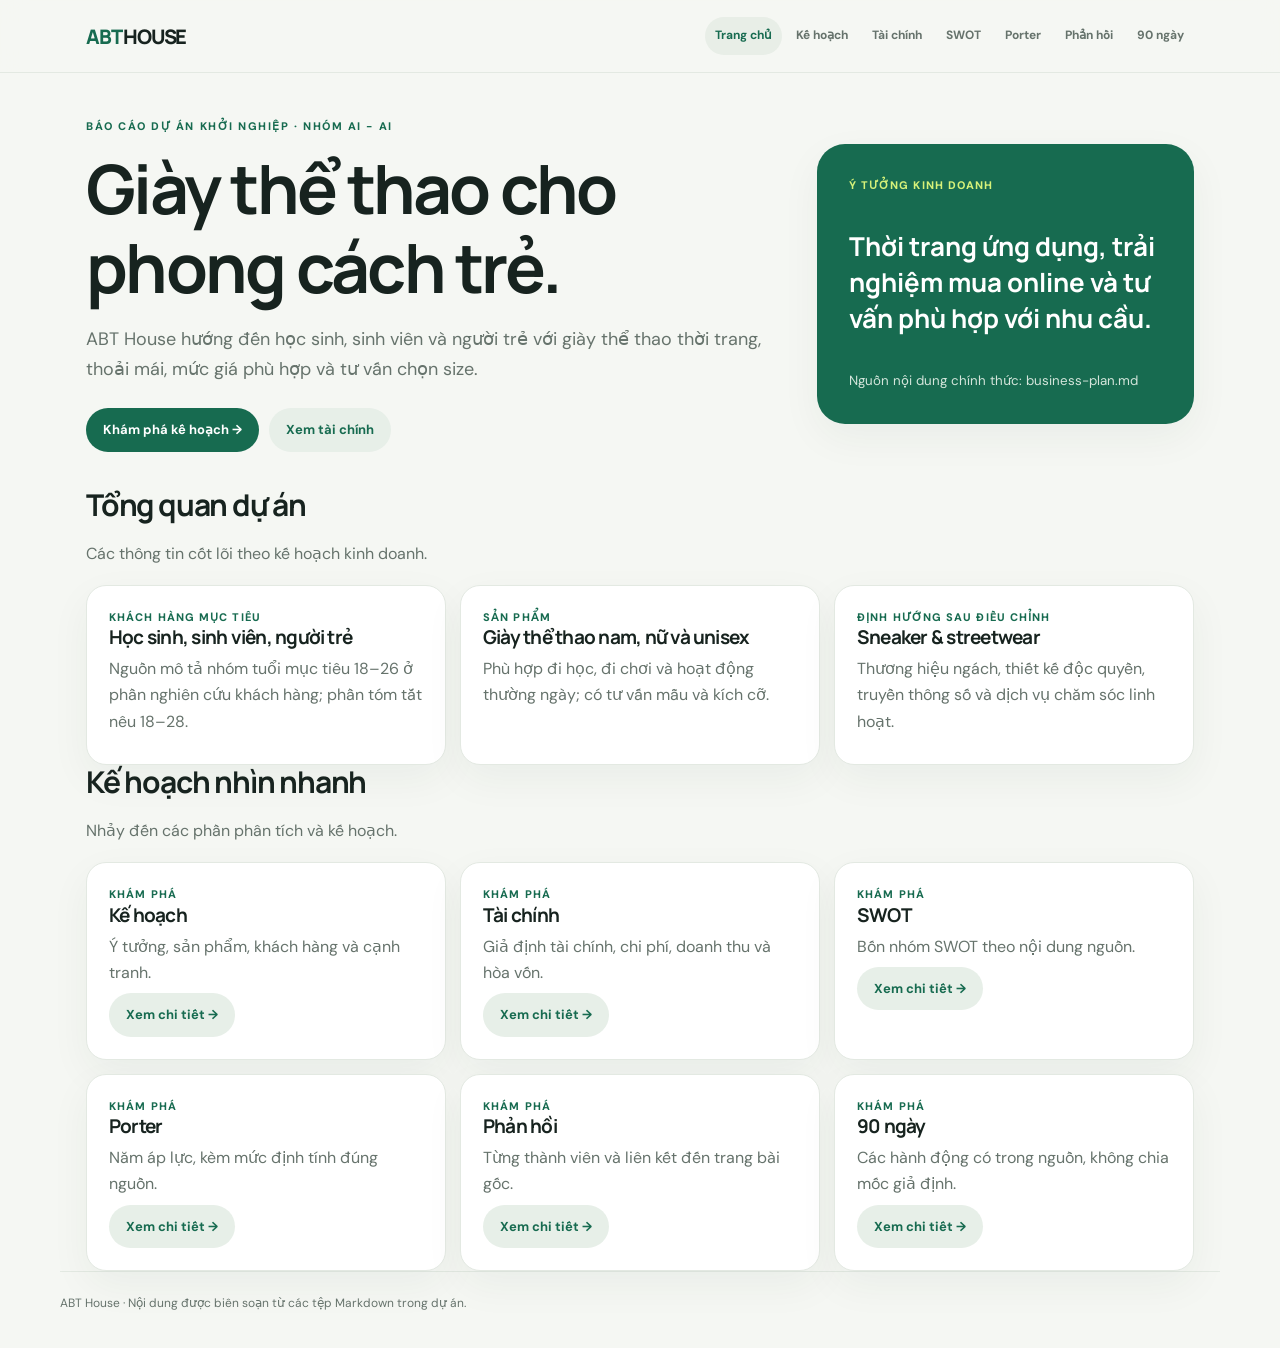
<file: index.html>
<!doctype html><html lang="vi"><head><meta charset="utf-8"><meta name="viewport" content="width=device-width,initial-scale=1"><meta name="theme-color" content="#f5f7f3"><title>Trang chủ — ABT House</title><link rel="stylesheet" href="style.css"></head><body><header><div class="shell nav"><a class="brand" href="index.html">ABT<span> HOUSE</span></a><nav class="links"><a class="active" href="index.html">Trang chủ</a><a class="" href="business-plan.html">Kế hoạch</a><a class="" href="financial-analysis.html">Tài chính</a><a class="" href="swot.html">SWOT</a><a class="" href="five-forces.html">Porter</a><a class="" href="reflections.html">Phản hồi</a><a class="" href="action-plan.html">90 ngày</a></nav></div></header><main class="shell"><section class="hero"><div><div class="eyebrow">Báo cáo dự án khởi nghiệp · Nhóm Ai - AI</div><h1>Giày thể thao cho phong cách trẻ.</h1><p class="lead">ABT House hướng đến học sinh, sinh viên và người trẻ với giày thể thao thời trang, thoải mái, mức giá phù hợp và tư vấn chọn size.</p><div class="actions"><a class="btn" href="business-plan.html">Khám phá kế hoạch →</a><a class="btn alt" href="financial-analysis.html">Xem tài chính</a></div></div><aside class="hero-panel"><span class="tag">Ý TƯỞNG KINH DOANH</span><p>Thời trang ứng dụng, trải nghiệm mua online và tư vấn phù hợp với nhu cầu.</p><small>Nguồn nội dung chính thức: business-plan.md</small></aside></section><div class="section-head"><div><h2>Tổng quan dự án</h2><p>Các thông tin cốt lõi theo kế hoạch kinh doanh.</p></div></div><div class="grid"><article class="card"><div class="label">Khách hàng mục tiêu</div><h3>Học sinh, sinh viên, người trẻ</h3><p>Nguồn mô tả nhóm tuổi mục tiêu 18–26 ở phần nghiên cứu khách hàng; phần tóm tắt nêu 18–28.</p></article><article class="card"><div class="label">Sản phẩm</div><h3>Giày thể thao nam, nữ và unisex</h3><p>Phù hợp đi học, đi chơi và hoạt động thường ngày; có tư vấn mẫu và kích cỡ.</p></article><article class="card"><div class="label">Định hướng sau điều chỉnh</div><h3>Sneaker & streetwear</h3><p>Thương hiệu ngách, thiết kế độc quyền, truyền thông số và dịch vụ chăm sóc linh hoạt.</p></article></div><div class="section-head"><div><h2>Kế hoạch nhìn nhanh</h2><p>Nhảy đến các phần phân tích và kế hoạch.</p></div></div><div class="grid"><article class="card"><div class="label">Khám phá</div><h3>Kế hoạch</h3><p>Ý tưởng, sản phẩm, khách hàng và cạnh tranh.</p><a class="btn alt" href="business-plan.html">Xem chi tiết →</a></article><article class="card"><div class="label">Khám phá</div><h3>Tài chính</h3><p>Giả định tài chính, chi phí, doanh thu và hòa vốn.</p><a class="btn alt" href="financial-analysis.html">Xem chi tiết →</a></article><article class="card"><div class="label">Khám phá</div><h3>SWOT</h3><p>Bốn nhóm SWOT theo nội dung nguồn.</p><a class="btn alt" href="swot.html">Xem chi tiết →</a></article><article class="card"><div class="label">Khám phá</div><h3>Porter</h3><p>Năm áp lực, kèm mức định tính đúng nguồn.</p><a class="btn alt" href="five-forces.html">Xem chi tiết →</a></article><article class="card"><div class="label">Khám phá</div><h3>Phản hồi</h3><p>Từng thành viên và liên kết đến trang bài gốc.</p><a class="btn alt" href="reflections.html">Xem chi tiết →</a></article><article class="card"><div class="label">Khám phá</div><h3>90 ngày</h3><p>Các hành động có trong nguồn, không chia mốc giả định.</p><a class="btn alt" href="action-plan.html">Xem chi tiết →</a></article></div></main><footer class="shell footer">ABT House · Nội dung được biên soạn từ các tệp Markdown trong dự án.</footer></body></html>
</file>
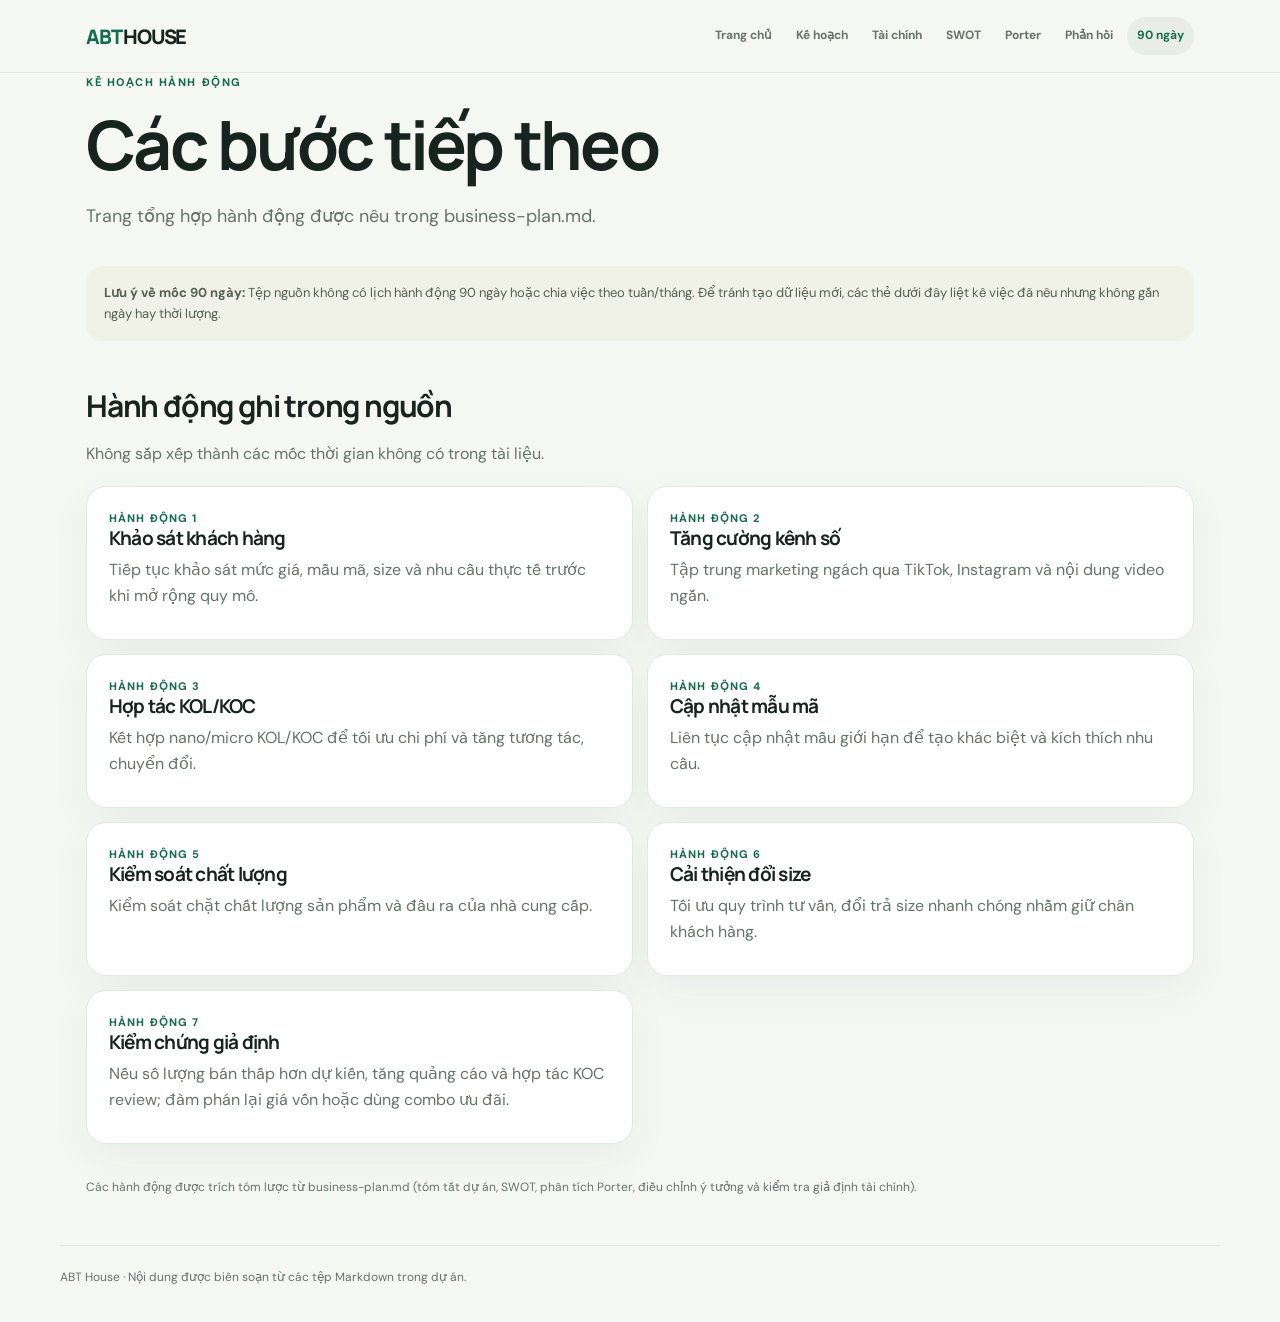
<file: action-plan.html>
<!doctype html><html lang="vi"><head><meta charset="utf-8"><meta name="viewport" content="width=device-width,initial-scale=1"><meta name="theme-color" content="#f5f7f3"><title>Kế hoạch hành động — ABT House</title><link rel="stylesheet" href="style.css"></head><body><header><div class="shell nav"><a class="brand" href="index.html">ABT<span> HOUSE</span></a><nav class="links"><a class="" href="index.html">Trang chủ</a><a class="" href="business-plan.html">Kế hoạch</a><a class="" href="financial-analysis.html">Tài chính</a><a class="" href="swot.html">SWOT</a><a class="" href="five-forces.html">Porter</a><a class="" href="reflections.html">Phản hồi</a><a class="active" href="action-plan.html">90 ngày</a></nav></div></header><main class="shell"><div class="eyebrow">Kế hoạch hành động</div><h1>Các bước tiếp theo</h1><p class="lead">Trang tổng hợp hành động được nêu trong business-plan.md.</p><div class="section"><div class="notice"><b>Lưu ý về mốc 90 ngày:</b> Tệp nguồn không có lịch hành động 90 ngày hoặc chia việc theo tuần/tháng. Để tránh tạo dữ liệu mới, các thẻ dưới đây liệt kê việc đã nêu nhưng không gắn ngày hay thời lượng.</div></div><div class="section-head"><div><h2>Hành động ghi trong nguồn</h2><p>Không sắp xếp thành các mốc thời gian không có trong tài liệu.</p></div></div><div class="grid two"><article class="card"><div class="label">Hành động 1</div><h3>Khảo sát khách hàng</h3><p>Tiếp tục khảo sát mức giá, mẫu mã, size và nhu cầu thực tế trước khi mở rộng quy mô.</p></article><article class="card"><div class="label">Hành động 2</div><h3>Tăng cường kênh số</h3><p>Tập trung marketing ngách qua TikTok, Instagram và nội dung video ngắn.</p></article><article class="card"><div class="label">Hành động 3</div><h3>Hợp tác KOL/KOC</h3><p>Kết hợp nano/micro KOL/KOC để tối ưu chi phí và tăng tương tác, chuyển đổi.</p></article><article class="card"><div class="label">Hành động 4</div><h3>Cập nhật mẫu mã</h3><p>Liên tục cập nhật mẫu giới hạn để tạo khác biệt và kích thích nhu cầu.</p></article><article class="card"><div class="label">Hành động 5</div><h3>Kiểm soát chất lượng</h3><p>Kiểm soát chặt chất lượng sản phẩm và đầu ra của nhà cung cấp.</p></article><article class="card"><div class="label">Hành động 6</div><h3>Cải thiện đổi size</h3><p>Tối ưu quy trình tư vấn, đổi trả size nhanh chóng nhằm giữ chân khách hàng.</p></article><article class="card"><div class="label">Hành động 7</div><h3>Kiểm chứng giả định</h3><p>Nếu số lượng bán thấp hơn dự kiến, tăng quảng cáo và hợp tác KOC review; đàm phán lại giá vốn hoặc dùng combo ưu đãi.</p></article></div><div class="section"><p class="source">Các hành động được trích tóm lược từ business-plan.md (tóm tắt dự án, SWOT, phân tích Porter, điều chỉnh ý tưởng và kiểm tra giả định tài chính).</p></div></main><footer class="shell footer">ABT House · Nội dung được biên soạn từ các tệp Markdown trong dự án.</footer></body></html>
</file>
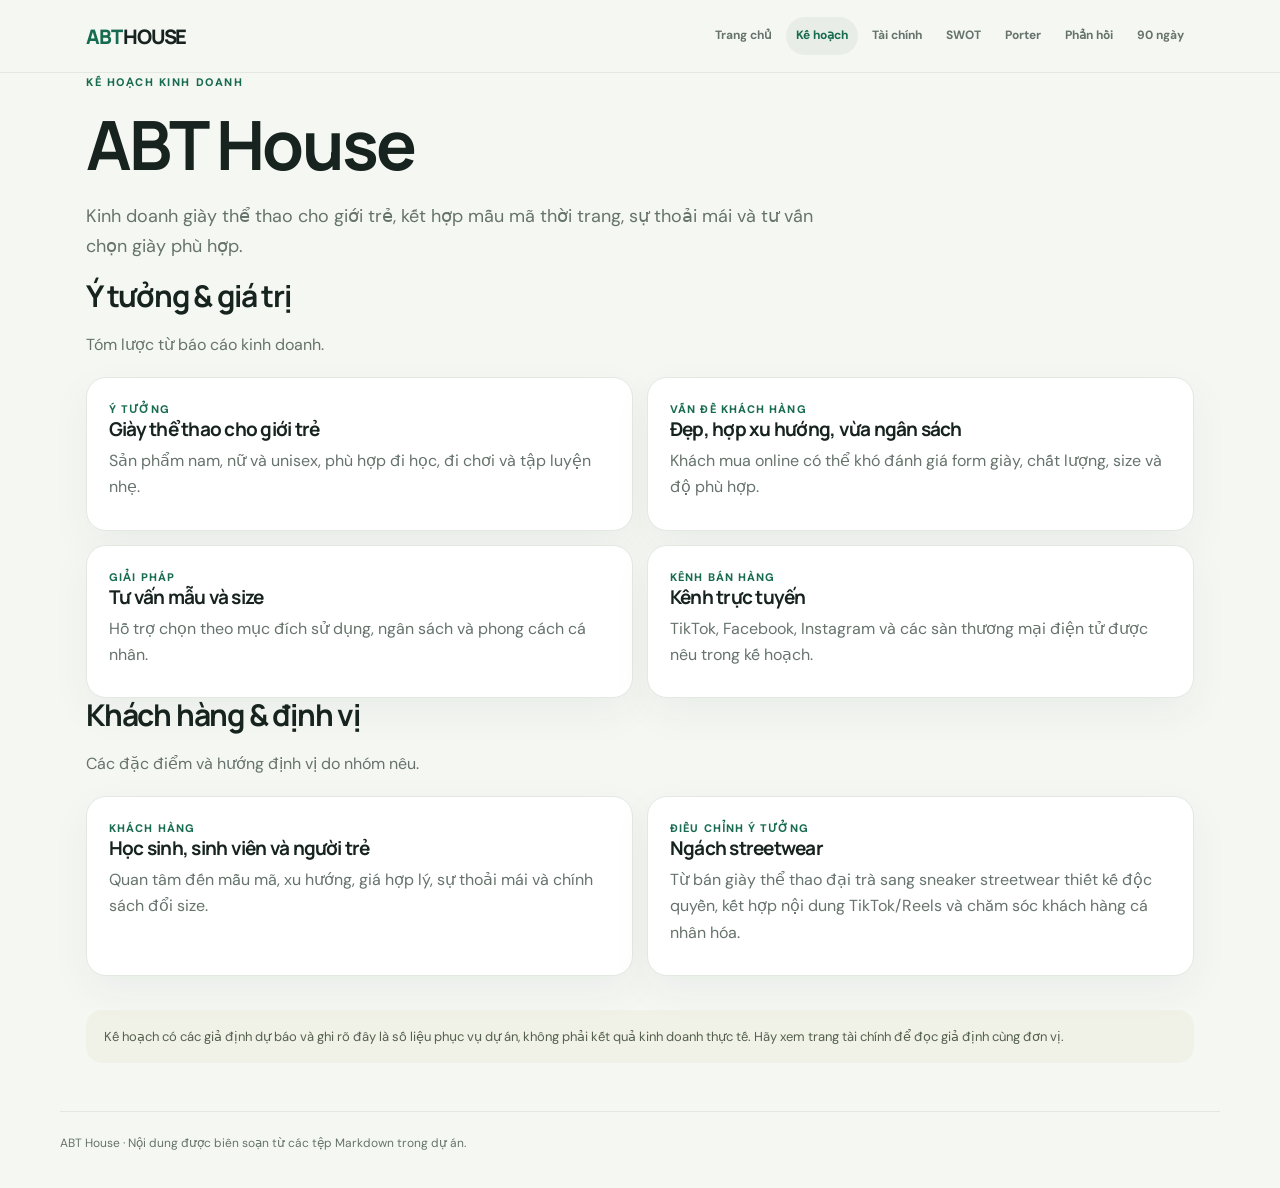
<file: business-plan.html>
<!doctype html><html lang="vi"><head><meta charset="utf-8"><meta name="viewport" content="width=device-width,initial-scale=1"><meta name="theme-color" content="#f5f7f3"><title>Kế hoạch kinh doanh — ABT House</title><link rel="stylesheet" href="style.css"></head><body><header><div class="shell nav"><a class="brand" href="index.html">ABT<span> HOUSE</span></a><nav class="links"><a class="" href="index.html">Trang chủ</a><a class="active" href="business-plan.html">Kế hoạch</a><a class="" href="financial-analysis.html">Tài chính</a><a class="" href="swot.html">SWOT</a><a class="" href="five-forces.html">Porter</a><a class="" href="reflections.html">Phản hồi</a><a class="" href="action-plan.html">90 ngày</a></nav></div></header><main class="shell"><div class="eyebrow">Kế hoạch kinh doanh</div><h1>ABT House</h1><p class="lead">Kinh doanh giày thể thao cho giới trẻ, kết hợp mẫu mã thời trang, sự thoải mái và tư vấn chọn giày phù hợp.</p><div class="section-head"><div><h2>Ý tưởng & giá trị</h2><p>Tóm lược từ báo cáo kinh doanh.</p></div></div><div class="grid two"><article class="card"><div class="label">Ý tưởng</div><h3>Giày thể thao cho giới trẻ</h3><p>Sản phẩm nam, nữ và unisex, phù hợp đi học, đi chơi và tập luyện nhẹ.</p></article><article class="card"><div class="label">Vấn đề khách hàng</div><h3>Đẹp, hợp xu hướng, vừa ngân sách</h3><p>Khách mua online có thể khó đánh giá form giày, chất lượng, size và độ phù hợp.</p></article><article class="card"><div class="label">Giải pháp</div><h3>Tư vấn mẫu và size</h3><p>Hỗ trợ chọn theo mục đích sử dụng, ngân sách và phong cách cá nhân.</p></article><article class="card"><div class="label">Kênh bán hàng</div><h3>Kênh trực tuyến</h3><p>TikTok, Facebook, Instagram và các sàn thương mại điện tử được nêu trong kế hoạch.</p></article></div><div class="section-head"><div><h2>Khách hàng & định vị</h2><p>Các đặc điểm và hướng định vị do nhóm nêu.</p></div></div><div class="grid two"><article class="card"><div class="label">Khách hàng</div><h3>Học sinh, sinh viên và người trẻ</h3><p>Quan tâm đến mẫu mã, xu hướng, giá hợp lý, sự thoải mái và chính sách đổi size.</p></article><article class="card"><div class="label">Điều chỉnh ý tưởng</div><h3>Ngách streetwear</h3><p>Từ bán giày thể thao đại trà sang sneaker streetwear thiết kế độc quyền, kết hợp nội dung TikTok/Reels và chăm sóc khách hàng cá nhân hóa.</p></article></div><div class="section"><div class="notice">Kế hoạch có các giả định dự báo và ghi rõ đây là số liệu phục vụ dự án, không phải kết quả kinh doanh thực tế. Hãy xem trang tài chính để đọc giả định cùng đơn vị.</div></div></main><footer class="shell footer">ABT House · Nội dung được biên soạn từ các tệp Markdown trong dự án.</footer></body></html>
</file>
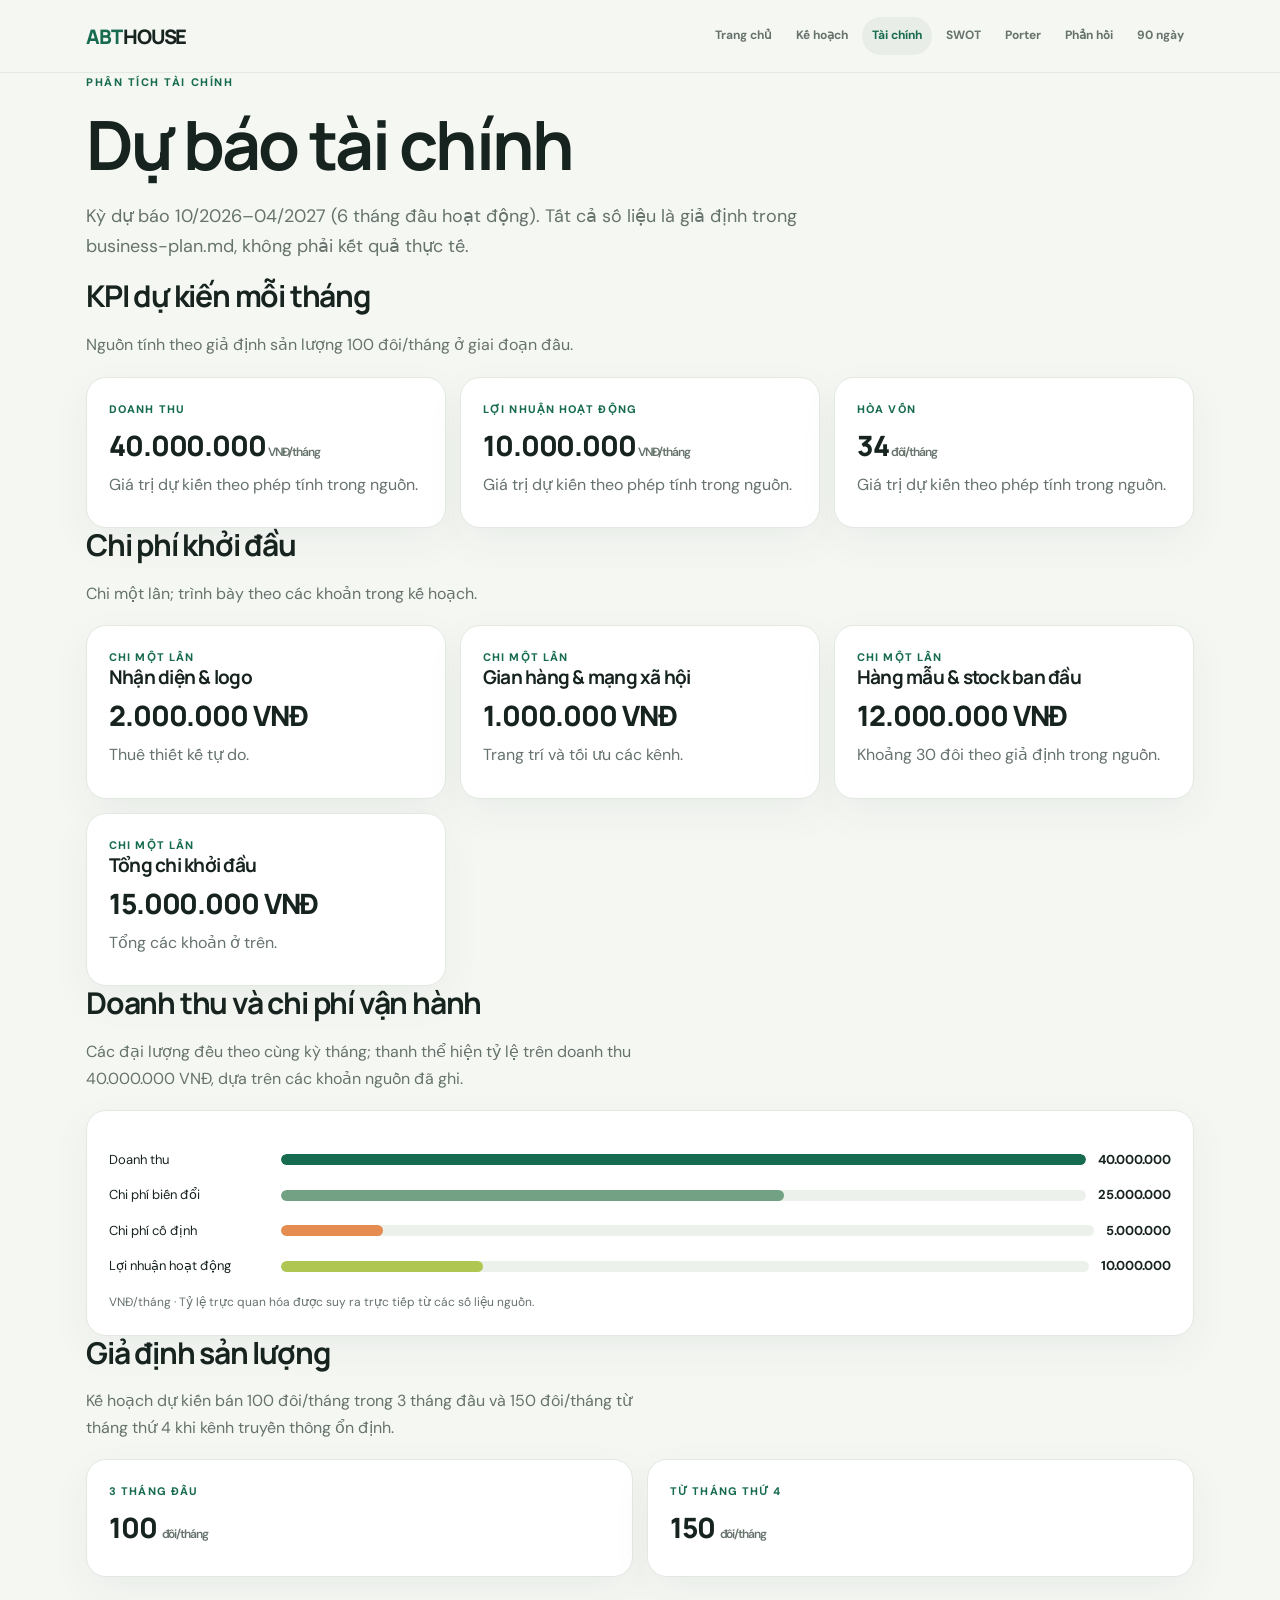
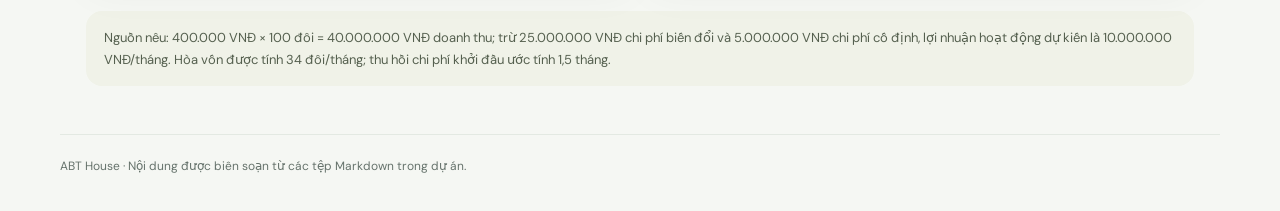
<file: financial-analysis.html>
<!doctype html><html lang="vi"><head><meta charset="utf-8"><meta name="viewport" content="width=device-width,initial-scale=1"><meta name="theme-color" content="#f5f7f3"><title>Phân tích tài chính — ABT House</title><link rel="stylesheet" href="style.css"></head><body><header><div class="shell nav"><a class="brand" href="index.html">ABT<span> HOUSE</span></a><nav class="links"><a class="" href="index.html">Trang chủ</a><a class="" href="business-plan.html">Kế hoạch</a><a class="active" href="financial-analysis.html">Tài chính</a><a class="" href="swot.html">SWOT</a><a class="" href="five-forces.html">Porter</a><a class="" href="reflections.html">Phản hồi</a><a class="" href="action-plan.html">90 ngày</a></nav></div></header><main class="shell"><div class="eyebrow">Phân tích tài chính</div><h1>Dự báo tài chính</h1><p class="lead">Kỳ dự báo 10/2026–04/2027 (6 tháng đầu hoạt động). Tất cả số liệu là giả định trong business-plan.md, không phải kết quả thực tế.</p><div class="section-head"><div><h2>KPI dự kiến mỗi tháng</h2><p>Nguồn tính theo giả định sản lượng 100 đôi/tháng ở giai đoạn đầu.</p></div></div><div class="grid"><article class="card"><div class="label">Doanh thu</div><div class="metric">40.000.000<small> VNĐ/tháng</small></div><p>Giá trị dự kiến theo phép tính trong nguồn.</p></article><article class="card"><div class="label">Lợi nhuận hoạt động</div><div class="metric">10.000.000<small> VNĐ/tháng</small></div><p>Giá trị dự kiến theo phép tính trong nguồn.</p></article><article class="card"><div class="label">Hòa vốn</div><div class="metric">34<small> đôi/tháng</small></div><p>Giá trị dự kiến theo phép tính trong nguồn.</p></article></div><div class="section-head"><div><h2>Chi phí khởi đầu</h2><p>Chi một lần; trình bày theo các khoản trong kế hoạch.</p></div></div><div class="grid"><article class="card"><div class="label">Chi một lần</div><h3>Nhận diện & logo</h3><div class="metric">2.000.000 VNĐ</div><p>Thuê thiết kế tự do.</p></article><article class="card"><div class="label">Chi một lần</div><h3>Gian hàng & mạng xã hội</h3><div class="metric">1.000.000 VNĐ</div><p>Trang trí và tối ưu các kênh.</p></article><article class="card"><div class="label">Chi một lần</div><h3>Hàng mẫu & stock ban đầu</h3><div class="metric">12.000.000 VNĐ</div><p>Khoảng 30 đôi theo giả định trong nguồn.</p></article><article class="card"><div class="label">Chi một lần</div><h3>Tổng chi khởi đầu</h3><div class="metric">15.000.000 VNĐ</div><p>Tổng các khoản ở trên.</p></article></div><div class="section-head"><div><h2>Doanh thu và chi phí vận hành</h2><p>Các đại lượng đều theo cùng kỳ tháng; thanh thể hiện tỷ lệ trên doanh thu 40.000.000 VNĐ, dựa trên các khoản nguồn đã ghi.</p></div></div><div class="card"><div class="bars"><div class="bar-row"><span>Doanh thu</span><div class="track"><div class="fill" style="width:100%"></div></div><b>40.000.000</b></div><div class="bar-row"><span>Chi phí biến đổi</span><div class="track"><div class="fill" style="width:62.5%;background:#73a184"></div></div><b>25.000.000</b></div><div class="bar-row"><span>Chi phí cố định</span><div class="track"><div class="fill" style="width:12.5%;background:#e58c50"></div></div><b>5.000.000</b></div><div class="bar-row"><span>Lợi nhuận hoạt động</span><div class="track"><div class="fill" style="width:25%;background:#afc653"></div></div><b>10.000.000</b></div></div><div class="source">VNĐ/tháng · Tỷ lệ trực quan hóa được suy ra trực tiếp từ các số liệu nguồn.</div></div><div class="section-head"><div><h2>Giả định sản lượng</h2><p>Kế hoạch dự kiến bán 100 đôi/tháng trong 3 tháng đầu và 150 đôi/tháng từ tháng thứ 4 khi kênh truyền thông ổn định.</p></div></div><div class="grid two"><article class="card"><div class="label">3 tháng đầu</div><div class="metric">100 <small>đôi/tháng</small></div></article><article class="card"><div class="label">Từ tháng thứ 4</div><div class="metric">150 <small>đôi/tháng</small></div></article></div><div class="section"><div class="notice">Nguồn nêu: 400.000 VNĐ × 100 đôi = 40.000.000 VNĐ doanh thu; trừ 25.000.000 VNĐ chi phí biến đổi và 5.000.000 VNĐ chi phí cố định, lợi nhuận hoạt động dự kiến là 10.000.000 VNĐ/tháng. Hòa vốn được tính 34 đôi/tháng; thu hồi chi phí khởi đầu ước tính 1,5 tháng.</div></div></main><footer class="shell footer">ABT House · Nội dung được biên soạn từ các tệp Markdown trong dự án.</footer></body></html>
</file>
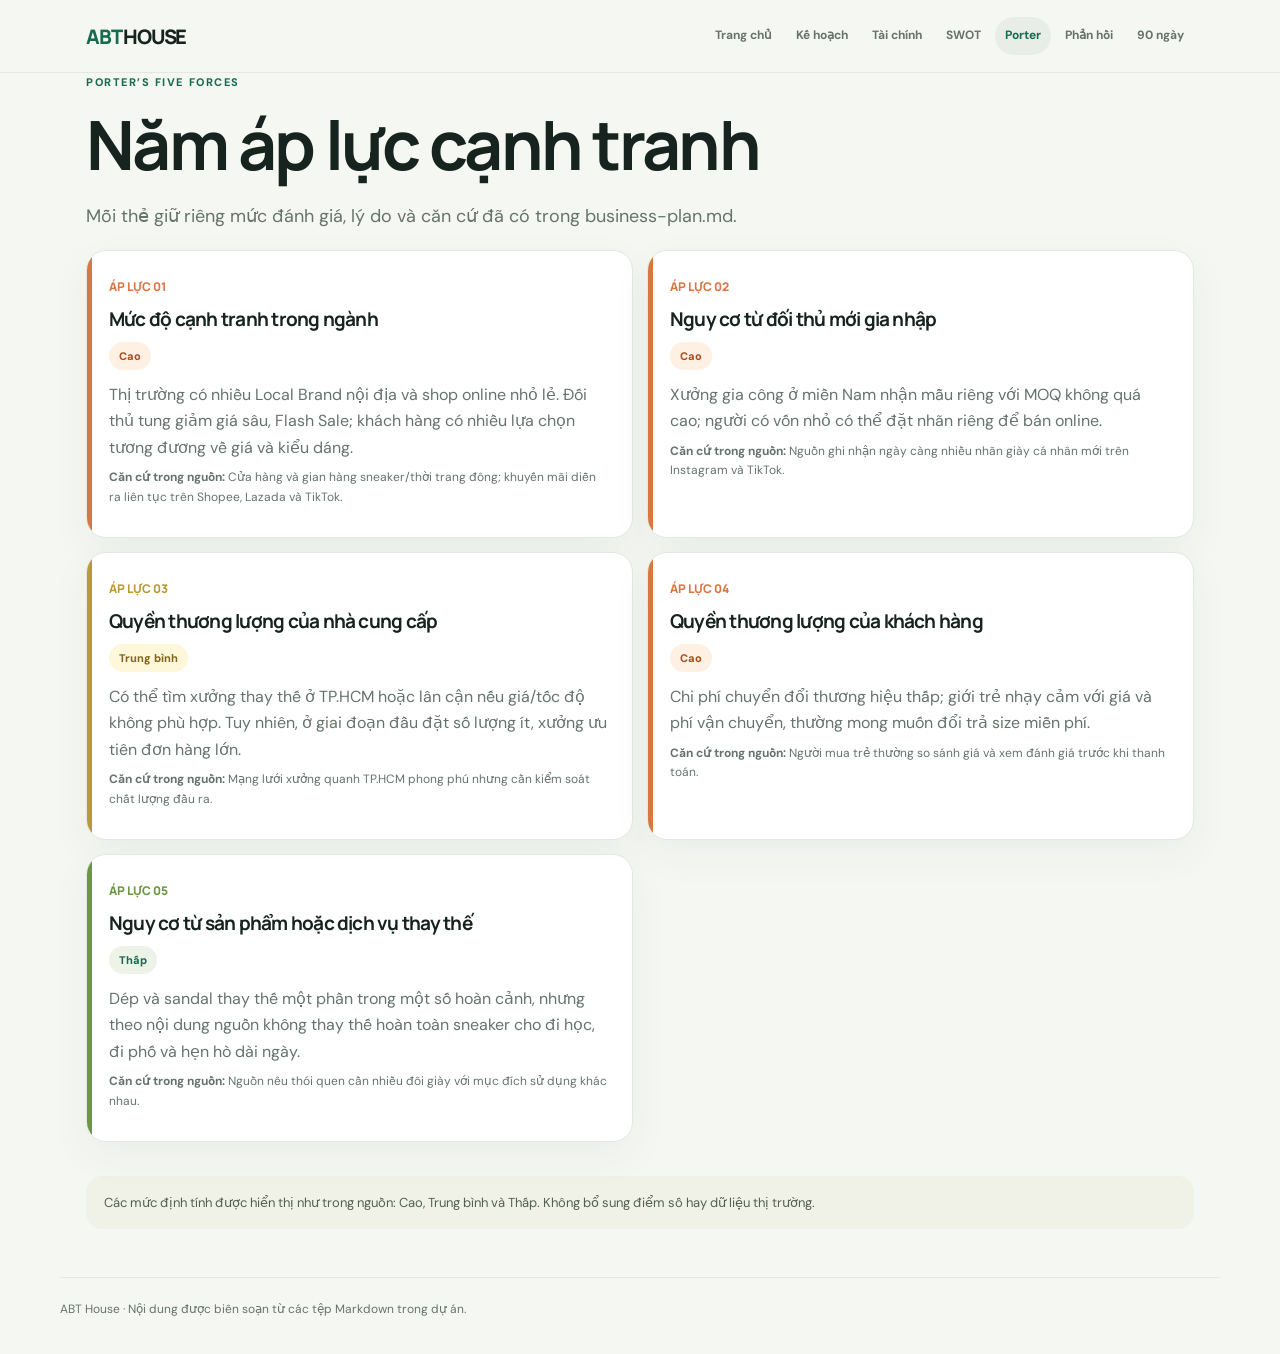
<file: five-forces.html>
<!doctype html><html lang="vi"><head><meta charset="utf-8"><meta name="viewport" content="width=device-width,initial-scale=1"><meta name="theme-color" content="#f5f7f3"><title>Năm áp lực Porter — ABT House</title><link rel="stylesheet" href="style.css"></head><body><header><div class="shell nav"><a class="brand" href="index.html">ABT<span> HOUSE</span></a><nav class="links"><a class="" href="index.html">Trang chủ</a><a class="" href="business-plan.html">Kế hoạch</a><a class="" href="financial-analysis.html">Tài chính</a><a class="" href="swot.html">SWOT</a><a class="active" href="five-forces.html">Porter</a><a class="" href="reflections.html">Phản hồi</a><a class="" href="action-plan.html">90 ngày</a></nav></div></header><main class="shell"><div class="eyebrow">Porter’s Five Forces</div><h1>Năm áp lực cạnh tranh</h1><p class="lead">Mỗi thẻ giữ riêng mức đánh giá, lý do và căn cứ đã có trong business-plan.md.</p><div class="grid two"><article class="card porter-card" style="--tone:#d97743"><div class="number">ÁP LỰC 01</div><h3>Mức độ cạnh tranh trong ngành</h3><div class="level"><span class="pill high">Cao</span></div><p>Thị trường có nhiều Local Brand nội địa và shop online nhỏ lẻ. Đối thủ tung giảm giá sâu, Flash Sale; khách hàng có nhiều lựa chọn tương đương về giá và kiểu dáng.</p><p class="source"><b>Căn cứ trong nguồn:</b> Cửa hàng và gian hàng sneaker/thời trang đông; khuyến mãi diễn ra liên tục trên Shopee, Lazada và TikTok.</p></article><article class="card porter-card" style="--tone:#d97743"><div class="number">ÁP LỰC 02</div><h3>Nguy cơ từ đối thủ mới gia nhập</h3><div class="level"><span class="pill high">Cao</span></div><p>Xưởng gia công ở miền Nam nhận mẫu riêng với MOQ không quá cao; người có vốn nhỏ có thể đặt nhãn riêng để bán online.</p><p class="source"><b>Căn cứ trong nguồn:</b> Nguồn ghi nhận ngày càng nhiều nhãn giày cá nhân mới trên Instagram và TikTok.</p></article><article class="card porter-card" style="--tone:#b99a37"><div class="number">ÁP LỰC 03</div><h3>Quyền thương lượng của nhà cung cấp</h3><div class="level"><span class="pill mid">Trung bình</span></div><p>Có thể tìm xưởng thay thế ở TP.HCM hoặc lân cận nếu giá/tốc độ không phù hợp. Tuy nhiên, ở giai đoạn đầu đặt số lượng ít, xưởng ưu tiên đơn hàng lớn.</p><p class="source"><b>Căn cứ trong nguồn:</b> Mạng lưới xưởng quanh TP.HCM phong phú nhưng cần kiểm soát chất lượng đầu ra.</p></article><article class="card porter-card" style="--tone:#d97743"><div class="number">ÁP LỰC 04</div><h3>Quyền thương lượng của khách hàng</h3><div class="level"><span class="pill high">Cao</span></div><p>Chi phí chuyển đổi thương hiệu thấp; giới trẻ nhạy cảm với giá và phí vận chuyển, thường mong muốn đổi trả size miễn phí.</p><p class="source"><b>Căn cứ trong nguồn:</b> Người mua trẻ thường so sánh giá và xem đánh giá trước khi thanh toán.</p></article><article class="card porter-card" style="--tone:#6c963f"><div class="number">ÁP LỰC 05</div><h3>Nguy cơ từ sản phẩm hoặc dịch vụ thay thế</h3><div class="level"><span class="pill low">Thấp</span></div><p>Dép và sandal thay thế một phần trong một số hoàn cảnh, nhưng theo nội dung nguồn không thay thế hoàn toàn sneaker cho đi học, đi phố và hẹn hò dài ngày.</p><p class="source"><b>Căn cứ trong nguồn:</b> Nguồn nêu thói quen cần nhiều đôi giày với mục đích sử dụng khác nhau.</p></article></div><div class="section"><div class="notice">Các mức định tính được hiển thị như trong nguồn: Cao, Trung bình và Thấp. Không bổ sung điểm số hay dữ liệu thị trường.</div></div></main><footer class="shell footer">ABT House · Nội dung được biên soạn từ các tệp Markdown trong dự án.</footer></body></html>
</file>
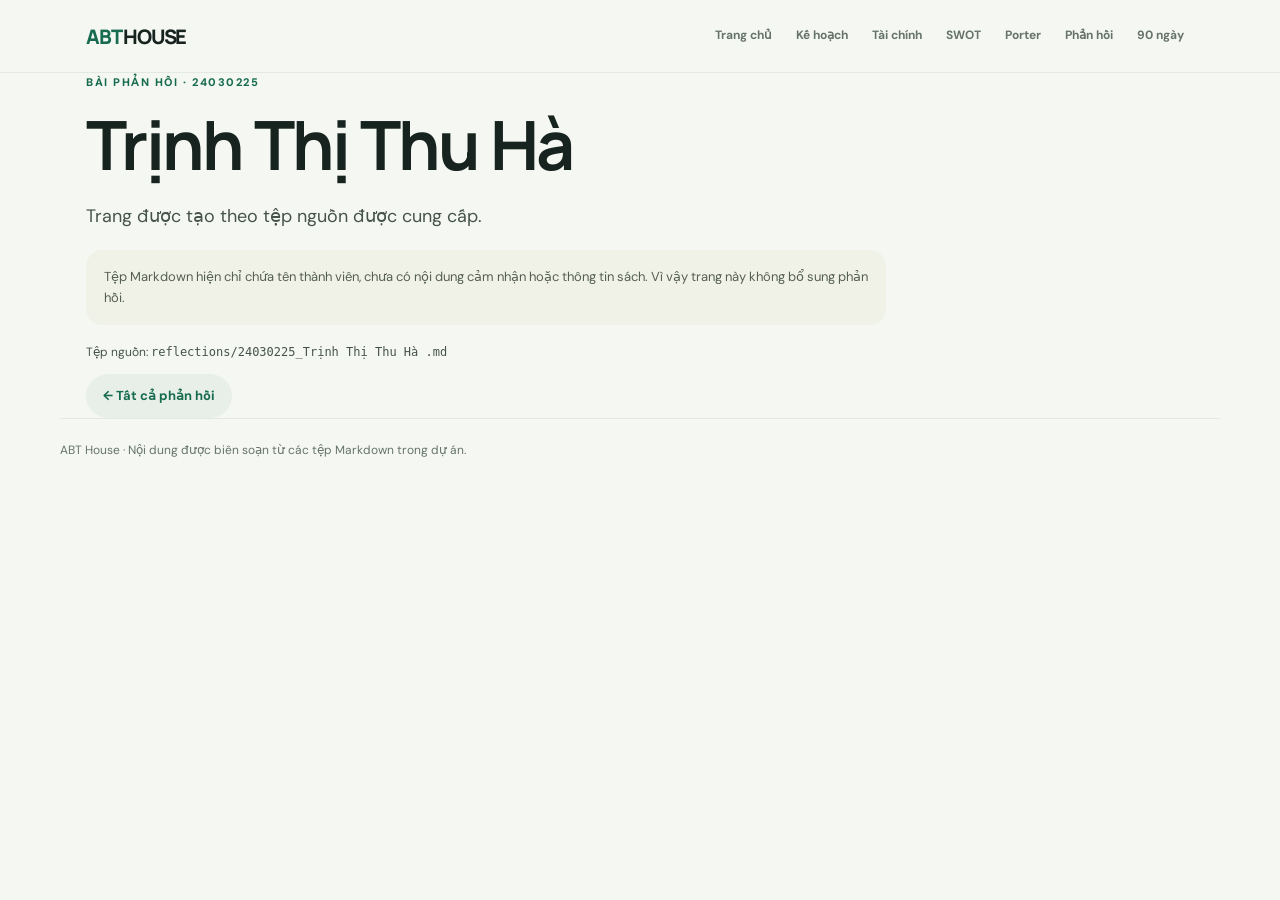
<file: reflection-24030225.html>
<!doctype html><html lang="vi"><head><meta charset="utf-8"><meta name="viewport" content="width=device-width,initial-scale=1"><meta name="theme-color" content="#f5f7f3"><title>Phản hồi của Trịnh Thị Thu Hà — ABT House</title><link rel="stylesheet" href="style.css"></head><body><header><div class="shell nav"><a class="brand" href="index.html">ABT<span> HOUSE</span></a><nav class="links"><a class="" href="index.html">Trang chủ</a><a class="" href="business-plan.html">Kế hoạch</a><a class="" href="financial-analysis.html">Tài chính</a><a class="" href="swot.html">SWOT</a><a class="" href="five-forces.html">Porter</a><a class="" href="reflections.html">Phản hồi</a><a class="" href="action-plan.html">90 ngày</a></nav></div></header><main class="shell"><div class="article"><div class="eyebrow">Bài phản hồi · 24030225</div><h1>Trịnh Thị Thu Hà</h1><p class="lead">Trang được tạo theo tệp nguồn được cung cấp.</p><div class="notice">Tệp Markdown hiện chỉ chứa tên thành viên, chưa có nội dung cảm nhận hoặc thông tin sách. Vì vậy trang này không bổ sung phản hồi.</div><p class="source" style="margin-top:18px">Tệp nguồn: <code>reflections/24030225_Trịnh Thị Thu Hà .md</code></p><a class="btn alt" href="reflections.html">← Tất cả phản hồi</a></div></main><footer class="shell footer">ABT House · Nội dung được biên soạn từ các tệp Markdown trong dự án.</footer></body></html>
</file>
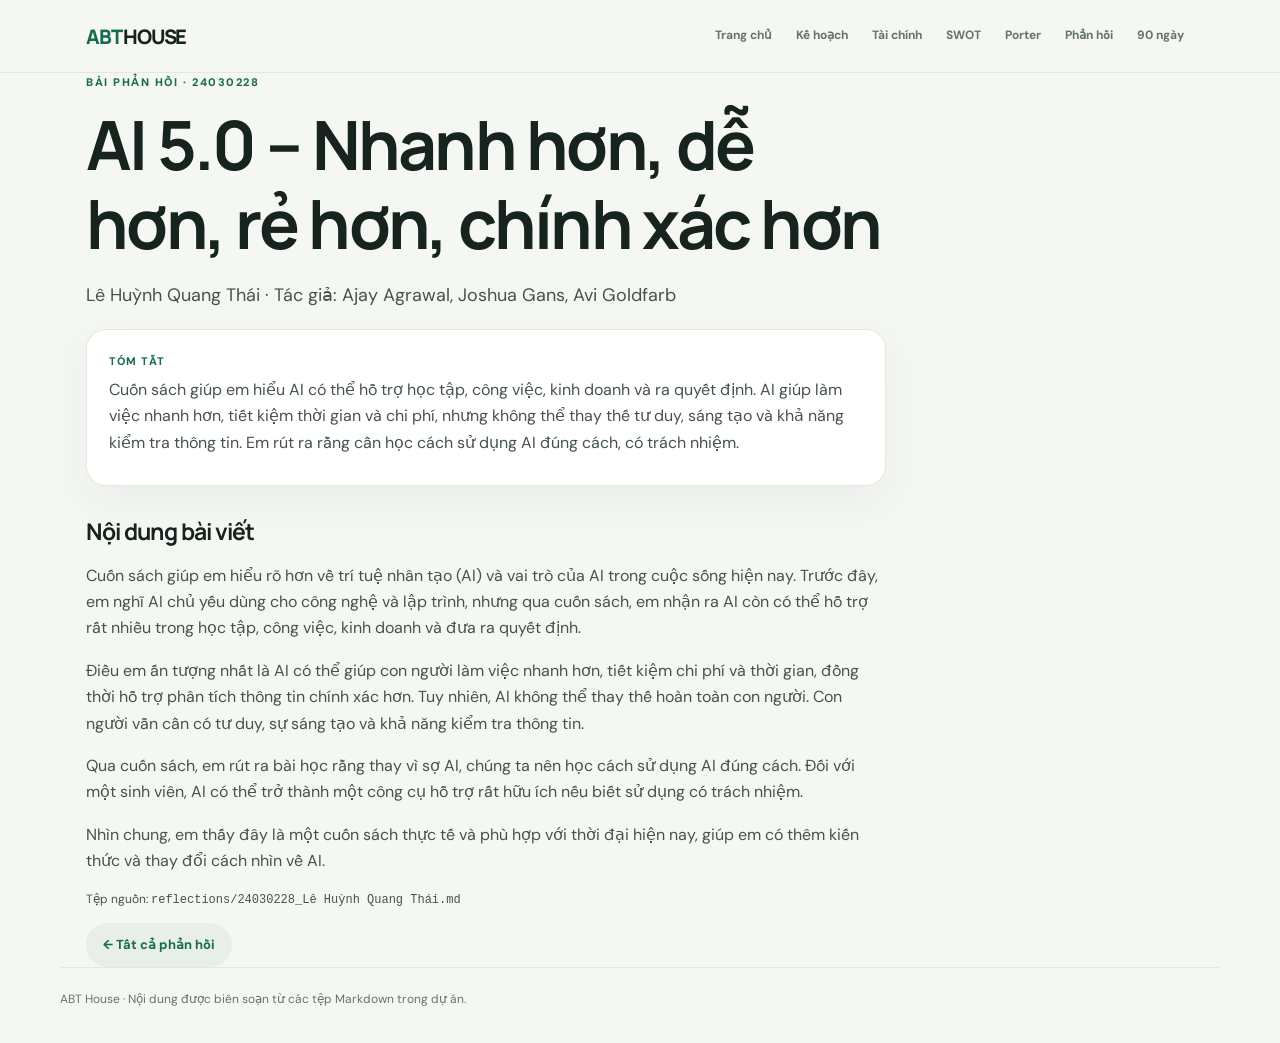
<file: reflection-24030228.html>
<!doctype html><html lang="vi"><head><meta charset="utf-8"><meta name="viewport" content="width=device-width,initial-scale=1"><meta name="theme-color" content="#f5f7f3"><title>Phản hồi của Lê Huỳnh Quang Thái — ABT House</title><link rel="stylesheet" href="style.css"></head><body><header><div class="shell nav"><a class="brand" href="index.html">ABT<span> HOUSE</span></a><nav class="links"><a class="" href="index.html">Trang chủ</a><a class="" href="business-plan.html">Kế hoạch</a><a class="" href="financial-analysis.html">Tài chính</a><a class="" href="swot.html">SWOT</a><a class="" href="five-forces.html">Porter</a><a class="" href="reflections.html">Phản hồi</a><a class="" href="action-plan.html">90 ngày</a></nav></div></header><main class="shell"><div class="article"><div class="eyebrow">Bài phản hồi · 24030228</div><h1>AI 5.0 – Nhanh hơn, dễ hơn, rẻ hơn, chính xác hơn</h1><p class="lead">Lê Huỳnh Quang Thái · Tác giả: Ajay Agrawal, Joshua Gans, Avi Goldfarb</p><div class="card"><div class="label">Tóm tắt</div><p>Cuốn sách giúp em hiểu AI có thể hỗ trợ học tập, công việc, kinh doanh và ra quyết định. AI giúp làm việc nhanh hơn, tiết kiệm thời gian và chi phí, nhưng không thể thay thế tư duy, sáng tạo và khả năng kiểm tra thông tin. Em rút ra rằng cần học cách sử dụng AI đúng cách, có trách nhiệm.</p></div><h2>Nội dung bài viết</h2><p>Cuốn sách giúp em hiểu rõ hơn về trí tuệ nhân tạo (AI) và vai trò của AI trong cuộc sống hiện nay. Trước đây, em nghĩ AI chủ yếu dùng cho công nghệ và lập trình, nhưng qua cuốn sách, em nhận ra AI còn có thể hỗ trợ rất nhiều trong học tập, công việc, kinh doanh và đưa ra quyết định.</p><p>Điều em ấn tượng nhất là AI có thể giúp con người làm việc nhanh hơn, tiết kiệm chi phí và thời gian, đồng thời hỗ trợ phân tích thông tin chính xác hơn. Tuy nhiên, AI không thể thay thế hoàn toàn con người. Con người vẫn cần có tư duy, sự sáng tạo và khả năng kiểm tra thông tin.</p><p>Qua cuốn sách, em rút ra bài học rằng thay vì sợ AI, chúng ta nên học cách sử dụng AI đúng cách. Đối với một sinh viên, AI có thể trở thành một công cụ hỗ trợ rất hữu ích nếu biết sử dụng có trách nhiệm.</p><p>Nhìn chung, em thấy đây là một cuốn sách thực tế và phù hợp với thời đại hiện nay, giúp em có thêm kiến thức và thay đổi cách nhìn về AI.</p><p class="source">Tệp nguồn: <code>reflections/24030228_Lê Huỳnh Quang Thái.md</code></p><a class="btn alt" href="reflections.html">← Tất cả phản hồi</a></div></main><footer class="shell footer">ABT House · Nội dung được biên soạn từ các tệp Markdown trong dự án.</footer></body></html>
</file>
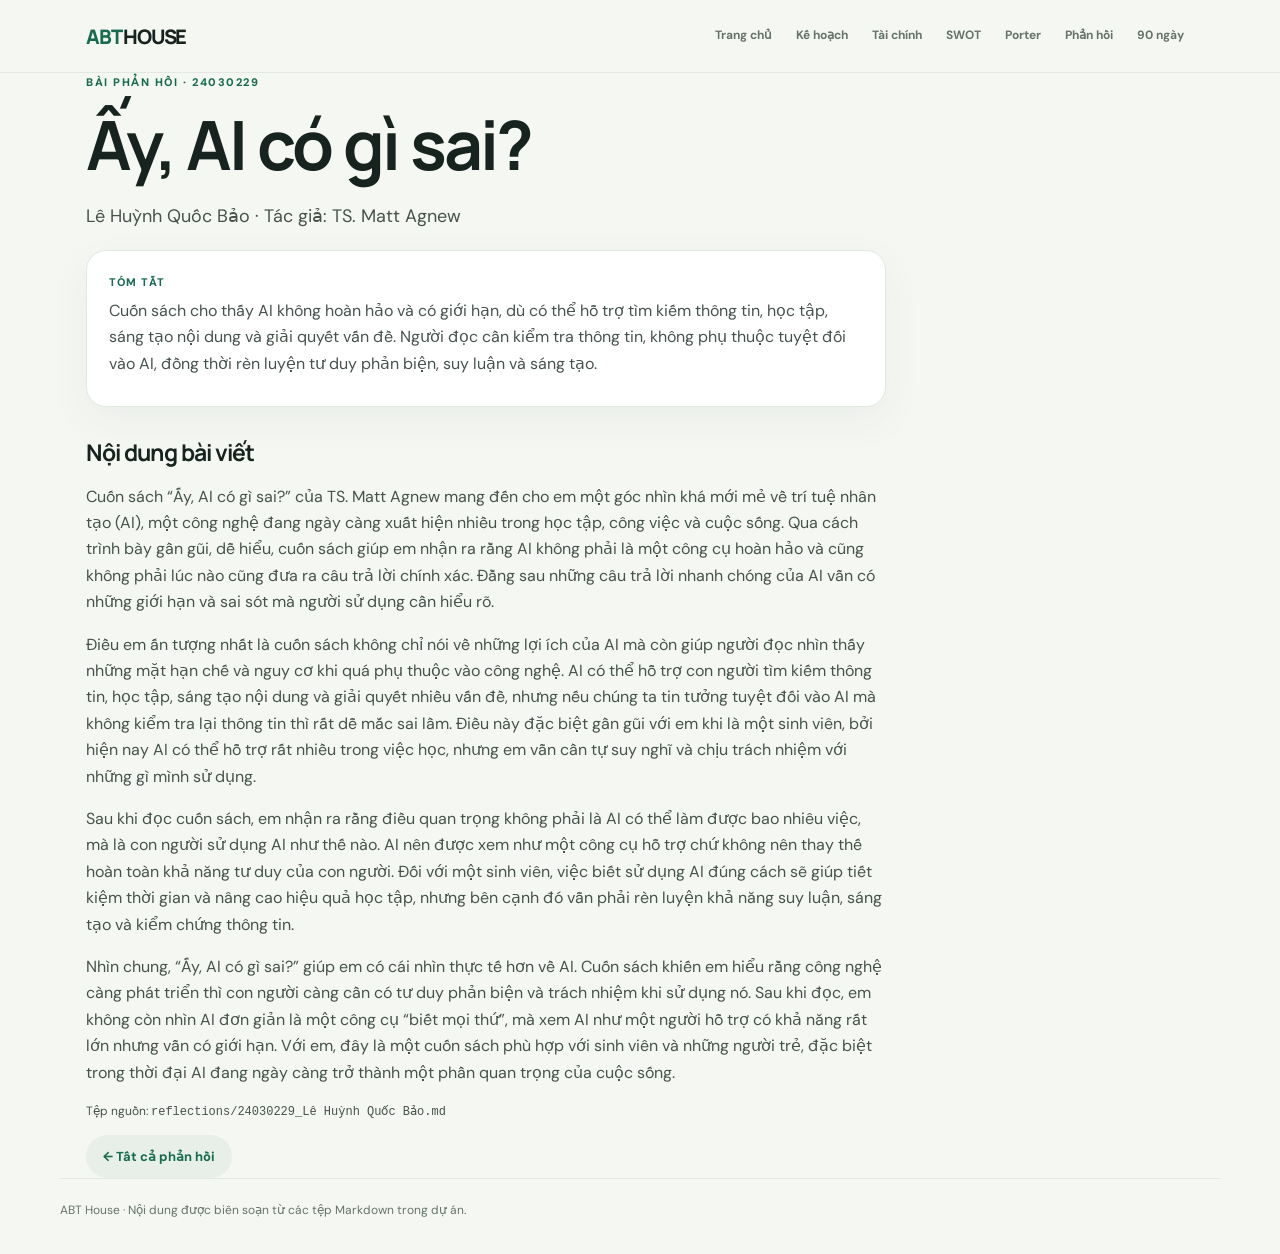
<file: reflection-24030229.html>
<!doctype html><html lang="vi"><head><meta charset="utf-8"><meta name="viewport" content="width=device-width,initial-scale=1"><meta name="theme-color" content="#f5f7f3"><title>Phản hồi của Lê Huỳnh Quốc Bảo — ABT House</title><link rel="stylesheet" href="style.css"></head><body><header><div class="shell nav"><a class="brand" href="index.html">ABT<span> HOUSE</span></a><nav class="links"><a class="" href="index.html">Trang chủ</a><a class="" href="business-plan.html">Kế hoạch</a><a class="" href="financial-analysis.html">Tài chính</a><a class="" href="swot.html">SWOT</a><a class="" href="five-forces.html">Porter</a><a class="" href="reflections.html">Phản hồi</a><a class="" href="action-plan.html">90 ngày</a></nav></div></header><main class="shell"><div class="article"><div class="eyebrow">Bài phản hồi · 24030229</div><h1>Ấy, AI có gì sai?</h1><p class="lead">Lê Huỳnh Quốc Bảo · Tác giả: TS. Matt Agnew</p><div class="card"><div class="label">Tóm tắt</div><p>Cuốn sách cho thấy AI không hoàn hảo và có giới hạn, dù có thể hỗ trợ tìm kiếm thông tin, học tập, sáng tạo nội dung và giải quyết vấn đề. Người đọc cần kiểm tra thông tin, không phụ thuộc tuyệt đối vào AI, đồng thời rèn luyện tư duy phản biện, suy luận và sáng tạo.</p></div><h2>Nội dung bài viết</h2><p>Cuốn sách “Ấy, AI có gì sai?” của TS. Matt Agnew mang đến cho em một góc nhìn khá mới mẻ về trí tuệ nhân tạo (AI), một công nghệ đang ngày càng xuất hiện nhiều trong học tập, công việc và cuộc sống. Qua cách trình bày gần gũi, dễ hiểu, cuốn sách giúp em nhận ra rằng AI không phải là một công cụ hoàn hảo và cũng không phải lúc nào cũng đưa ra câu trả lời chính xác. Đằng sau những câu trả lời nhanh chóng của AI vẫn có những giới hạn và sai sót mà người sử dụng cần hiểu rõ.</p><p>Điều em ấn tượng nhất là cuốn sách không chỉ nói về những lợi ích của AI mà còn giúp người đọc nhìn thấy những mặt hạn chế và nguy cơ khi quá phụ thuộc vào công nghệ. AI có thể hỗ trợ con người tìm kiếm thông tin, học tập, sáng tạo nội dung và giải quyết nhiều vấn đề, nhưng nếu chúng ta tin tưởng tuyệt đối vào AI mà không kiểm tra lại thông tin thì rất dễ mắc sai lầm. Điều này đặc biệt gần gũi với em khi là một sinh viên, bởi hiện nay AI có thể hỗ trợ rất nhiều trong việc học, nhưng em vẫn cần tự suy nghĩ và chịu trách nhiệm với những gì mình sử dụng.</p><p>Sau khi đọc cuốn sách, em nhận ra rằng điều quan trọng không phải là AI có thể làm được bao nhiêu việc, mà là con người sử dụng AI như thế nào. AI nên được xem như một công cụ hỗ trợ chứ không nên thay thế hoàn toàn khả năng tư duy của con người. Đối với một sinh viên, việc biết sử dụng AI đúng cách sẽ giúp tiết kiệm thời gian và nâng cao hiệu quả học tập, nhưng bên cạnh đó vẫn phải rèn luyện khả năng suy luận, sáng tạo và kiểm chứng thông tin.</p><p>Nhìn chung, “Ấy, AI có gì sai?” giúp em có cái nhìn thực tế hơn về AI. Cuốn sách khiến em hiểu rằng công nghệ càng phát triển thì con người càng cần có tư duy phản biện và trách nhiệm khi sử dụng nó. Sau khi đọc, em không còn nhìn AI đơn giản là một công cụ “biết mọi thứ”, mà xem AI như một người hỗ trợ có khả năng rất lớn nhưng vẫn có giới hạn. Với em, đây là một cuốn sách phù hợp với sinh viên và những người trẻ, đặc biệt trong thời đại AI đang ngày càng trở thành một phần quan trọng của cuộc sống.</p><p class="source">Tệp nguồn: <code>reflections/24030229_Lê Huỳnh Quốc Bảo.md</code></p><a class="btn alt" href="reflections.html">← Tất cả phản hồi</a></div></main><footer class="shell footer">ABT House · Nội dung được biên soạn từ các tệp Markdown trong dự án.</footer></body></html>
</file>
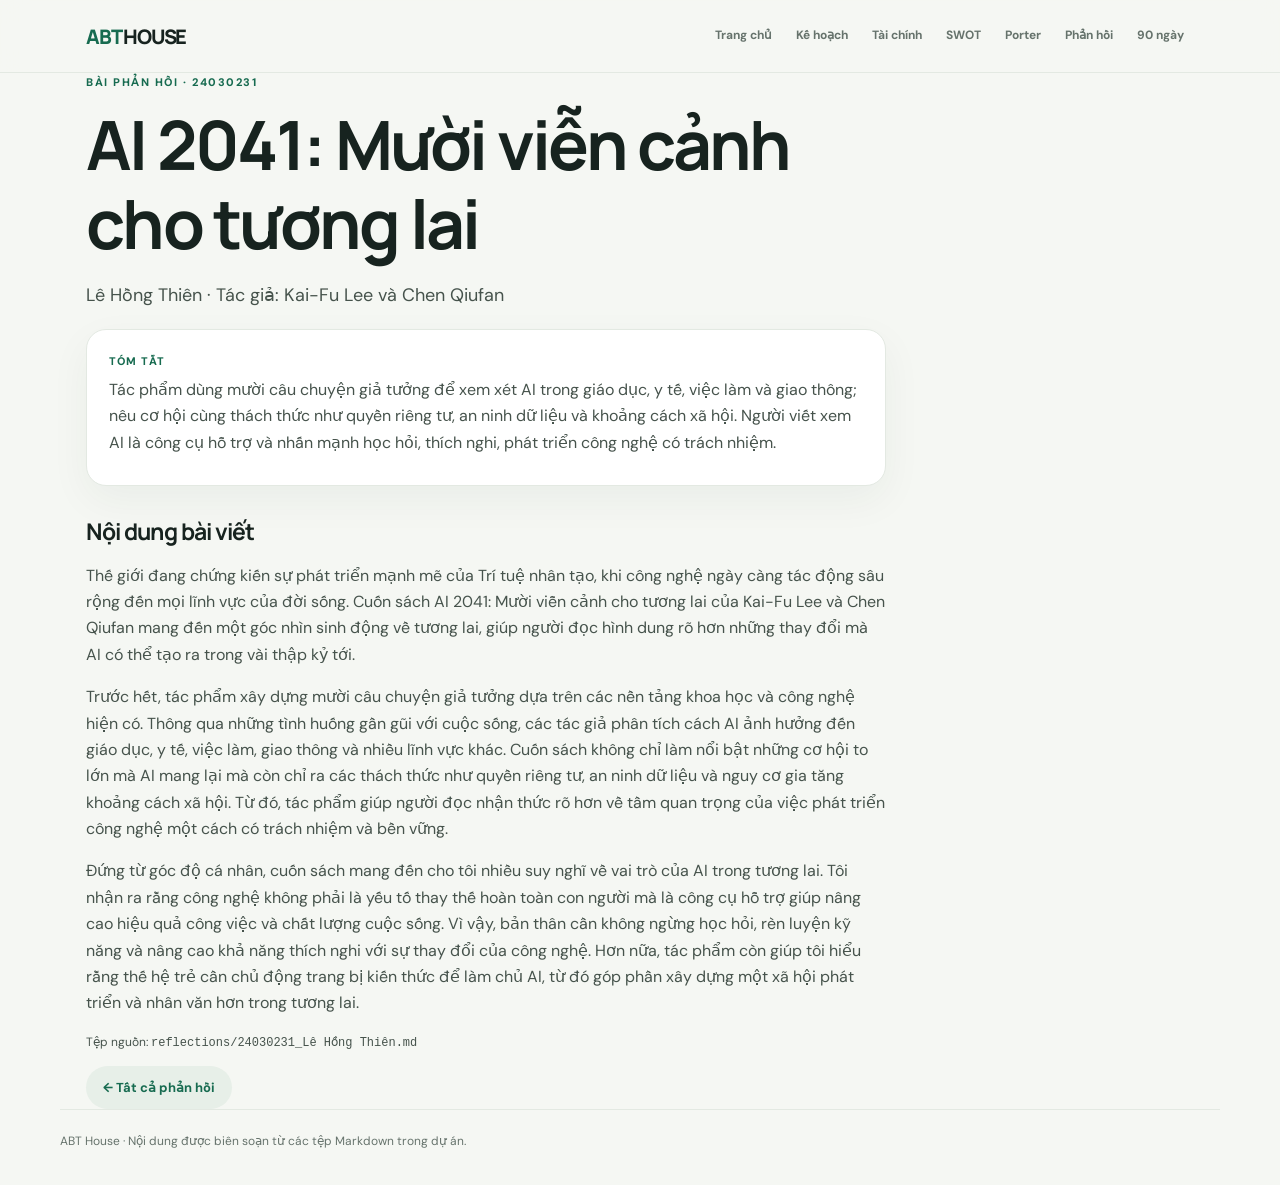
<file: reflection-24030231.html>
<!doctype html><html lang="vi"><head><meta charset="utf-8"><meta name="viewport" content="width=device-width,initial-scale=1"><meta name="theme-color" content="#f5f7f3"><title>Phản hồi của Lê Hồng Thiên — ABT House</title><link rel="stylesheet" href="style.css"></head><body><header><div class="shell nav"><a class="brand" href="index.html">ABT<span> HOUSE</span></a><nav class="links"><a class="" href="index.html">Trang chủ</a><a class="" href="business-plan.html">Kế hoạch</a><a class="" href="financial-analysis.html">Tài chính</a><a class="" href="swot.html">SWOT</a><a class="" href="five-forces.html">Porter</a><a class="" href="reflections.html">Phản hồi</a><a class="" href="action-plan.html">90 ngày</a></nav></div></header><main class="shell"><div class="article"><div class="eyebrow">Bài phản hồi · 24030231</div><h1>AI 2041: Mười viễn cảnh cho tương lai</h1><p class="lead">Lê Hồng Thiên · Tác giả: Kai-Fu Lee và Chen Qiufan</p><div class="card"><div class="label">Tóm tắt</div><p>Tác phẩm dùng mười câu chuyện giả tưởng để xem xét AI trong giáo dục, y tế, việc làm và giao thông; nêu cơ hội cùng thách thức như quyền riêng tư, an ninh dữ liệu và khoảng cách xã hội. Người viết xem AI là công cụ hỗ trợ và nhấn mạnh học hỏi, thích nghi, phát triển công nghệ có trách nhiệm.</p></div><h2>Nội dung bài viết</h2><p>Thế giới đang chứng kiến sự phát triển mạnh mẽ của Trí tuệ nhân tạo, khi công nghệ ngày càng tác động sâu rộng đến mọi lĩnh vực của đời sống. Cuốn sách AI 2041: Mười viễn cảnh cho tương lai của Kai-Fu Lee và Chen Qiufan mang đến một góc nhìn sinh động về tương lai, giúp người đọc hình dung rõ hơn những thay đổi mà AI có thể tạo ra trong vài thập kỷ tới.</p><p>Trước hết, tác phẩm xây dựng mười câu chuyện giả tưởng dựa trên các nền tảng khoa học và công nghệ hiện có. Thông qua những tình huống gần gũi với cuộc sống, các tác giả phân tích cách AI ảnh hưởng đến giáo dục, y tế, việc làm, giao thông và nhiều lĩnh vực khác. Cuốn sách không chỉ làm nổi bật những cơ hội to lớn mà AI mang lại mà còn chỉ ra các thách thức như quyền riêng tư, an ninh dữ liệu và nguy cơ gia tăng khoảng cách xã hội. Từ đó, tác phẩm giúp người đọc nhận thức rõ hơn về tầm quan trọng của việc phát triển công nghệ một cách có trách nhiệm và bền vững.</p><p>Đứng từ góc độ cá nhân, cuốn sách mang đến cho tôi nhiều suy nghĩ về vai trò của AI trong tương lai. Tôi nhận ra rằng công nghệ không phải là yếu tố thay thế hoàn toàn con người mà là công cụ hỗ trợ giúp nâng cao hiệu quả công việc và chất lượng cuộc sống. Vì vậy, bản thân cần không ngừng học hỏi, rèn luyện kỹ năng và nâng cao khả năng thích nghi với sự thay đổi của công nghệ. Hơn nữa, tác phẩm còn giúp tôi hiểu rằng thế hệ trẻ cần chủ động trang bị kiến thức để làm chủ AI, từ đó góp phần xây dựng một xã hội phát triển và nhân văn hơn trong tương lai.</p><p class="source">Tệp nguồn: <code>reflections/24030231_Lê Hồng Thiên.md</code></p><a class="btn alt" href="reflections.html">← Tất cả phản hồi</a></div></main><footer class="shell footer">ABT House · Nội dung được biên soạn từ các tệp Markdown trong dự án.</footer></body></html>
</file>
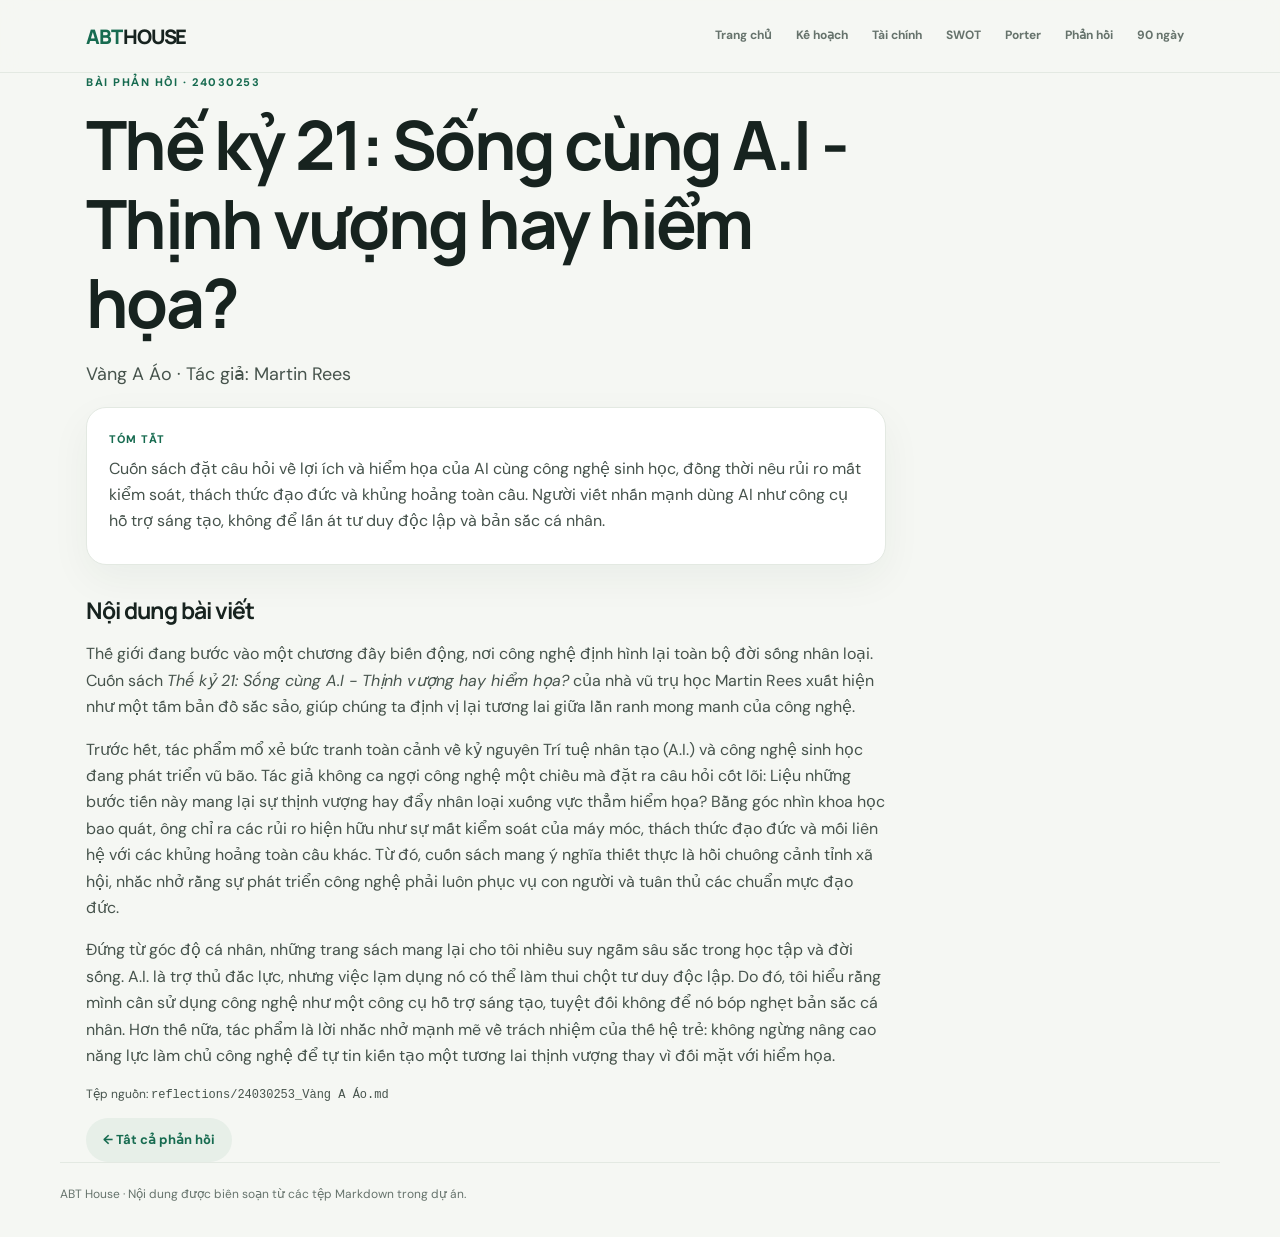
<file: reflection-24030253.html>
<!doctype html><html lang="vi"><head><meta charset="utf-8"><meta name="viewport" content="width=device-width,initial-scale=1"><meta name="theme-color" content="#f5f7f3"><title>Phản hồi của Vàng A Áo — ABT House</title><link rel="stylesheet" href="style.css"></head><body><header><div class="shell nav"><a class="brand" href="index.html">ABT<span> HOUSE</span></a><nav class="links"><a class="" href="index.html">Trang chủ</a><a class="" href="business-plan.html">Kế hoạch</a><a class="" href="financial-analysis.html">Tài chính</a><a class="" href="swot.html">SWOT</a><a class="" href="five-forces.html">Porter</a><a class="" href="reflections.html">Phản hồi</a><a class="" href="action-plan.html">90 ngày</a></nav></div></header><main class="shell"><div class="article"><div class="eyebrow">Bài phản hồi · 24030253</div><h1>Thế kỷ 21: Sống cùng A.I - Thịnh vượng hay hiểm họa?</h1><p class="lead">Vàng A Áo · Tác giả: Martin Rees</p><div class="card"><div class="label">Tóm tắt</div><p>Cuốn sách đặt câu hỏi về lợi ích và hiểm họa của AI cùng công nghệ sinh học, đồng thời nêu rủi ro mất kiểm soát, thách thức đạo đức và khủng hoảng toàn cầu. Người viết nhấn mạnh dùng AI như công cụ hỗ trợ sáng tạo, không để lấn át tư duy độc lập và bản sắc cá nhân.</p></div><h2>Nội dung bài viết</h2><p>Thế giới đang bước vào một chương đầy biến động, nơi công nghệ định hình lại toàn bộ đời sống nhân loại. Cuốn sách <i>Thế kỷ 21: Sống cùng A.I - Thịnh vượng hay hiểm họa?</i> của nhà vũ trụ học Martin Rees xuất hiện như một tấm bản đồ sắc sảo, giúp chúng ta định vị lại tương lai giữa lằn ranh mong manh của công nghệ.</p><p>Trước hết, tác phẩm mổ xẻ bức tranh toàn cảnh về kỷ nguyên Trí tuệ nhân tạo (A.I.) và công nghệ sinh học đang phát triển vũ bão. Tác giả không ca ngợi công nghệ một chiều mà đặt ra câu hỏi cốt lõi: Liệu những bước tiến này mang lại sự thịnh vượng hay đẩy nhân loại xuống vực thẳm hiểm họa? Bằng góc nhìn khoa học bao quát, ông chỉ ra các rủi ro hiện hữu như sự mất kiểm soát của máy móc, thách thức đạo đức và mối liên hệ với các khủng hoảng toàn cầu khác. Từ đó, cuốn sách mang ý nghĩa thiết thực là hồi chuông cảnh tỉnh xã hội, nhắc nhở rằng sự phát triển công nghệ phải luôn phục vụ con người và tuân thủ các chuẩn mực đạo đức.</p><p>Đứng từ góc độ cá nhân, những trang sách mang lại cho tôi nhiều suy ngẫm sâu sắc trong học tập và đời sống. A.I. là trợ thủ đắc lực, nhưng việc lạm dụng nó có thể làm thui chột tư duy độc lập. Do đó, tôi hiểu rằng mình cần sử dụng công nghệ như một công cụ hỗ trợ sáng tạo, tuyệt đối không để nó bóp nghẹt bản sắc cá nhân. Hơn thế nữa, tác phẩm là lời nhắc nhở mạnh mẽ về trách nhiệm của thế hệ trẻ: không ngừng nâng cao năng lực làm chủ công nghệ để tự tin kiến tạo một tương lai thịnh vượng thay vì đối mặt với hiểm họa.</p><p class="source">Tệp nguồn: <code>reflections/24030253_Vàng A Áo.md</code></p><a class="btn alt" href="reflections.html">← Tất cả phản hồi</a></div></main><footer class="shell footer">ABT House · Nội dung được biên soạn từ các tệp Markdown trong dự án.</footer></body></html>
</file>
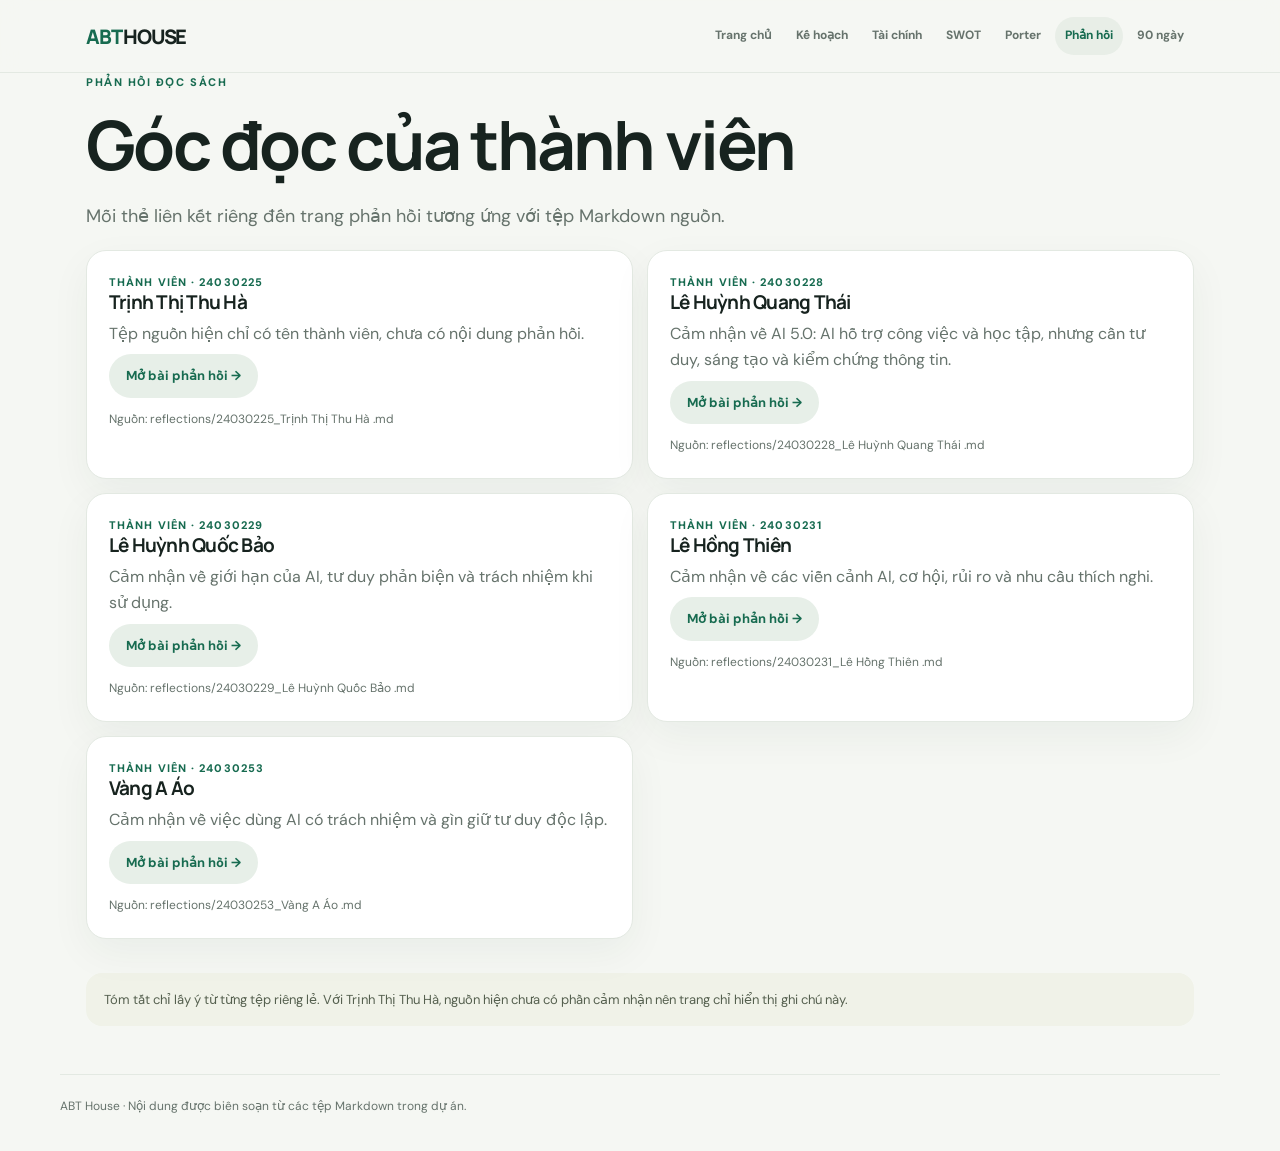
<file: reflections.html>
<!doctype html><html lang="vi"><head><meta charset="utf-8"><meta name="viewport" content="width=device-width,initial-scale=1"><meta name="theme-color" content="#f5f7f3"><title>Phản hồi đọc sách — ABT House</title><link rel="stylesheet" href="style.css"></head><body><header><div class="shell nav"><a class="brand" href="index.html">ABT<span> HOUSE</span></a><nav class="links"><a class="" href="index.html">Trang chủ</a><a class="" href="business-plan.html">Kế hoạch</a><a class="" href="financial-analysis.html">Tài chính</a><a class="" href="swot.html">SWOT</a><a class="" href="five-forces.html">Porter</a><a class="active" href="reflections.html">Phản hồi</a><a class="" href="action-plan.html">90 ngày</a></nav></div></header><main class="shell"><div class="eyebrow">Phản hồi đọc sách</div><h1>Góc đọc của thành viên</h1><p class="lead">Mỗi thẻ liên kết riêng đến trang phản hồi tương ứng với tệp Markdown nguồn.</p><div class="grid two"><article class="card"><div class="label">Thành viên · 24030225</div><h3>Trịnh Thị Thu Hà</h3><p>Tệp nguồn hiện chỉ có tên thành viên, chưa có nội dung phản hồi.</p><a class="btn alt" href="reflection-24030225.html">Mở bài phản hồi →</a><div class="source" style="margin-top:12px">Nguồn: reflections/24030225_Trịnh Thị Thu Hà .md</div></article><article class="card"><div class="label">Thành viên · 24030228</div><h3>Lê Huỳnh Quang Thái</h3><p>Cảm nhận về AI 5.0: AI hỗ trợ công việc và học tập, nhưng cần tư duy, sáng tạo và kiểm chứng thông tin.</p><a class="btn alt" href="reflection-24030228.html">Mở bài phản hồi →</a><div class="source" style="margin-top:12px">Nguồn: reflections/24030228_Lê Huỳnh Quang Thái .md</div></article><article class="card"><div class="label">Thành viên · 24030229</div><h3>Lê Huỳnh Quốc Bảo</h3><p>Cảm nhận về giới hạn của AI, tư duy phản biện và trách nhiệm khi sử dụng.</p><a class="btn alt" href="reflection-24030229.html">Mở bài phản hồi →</a><div class="source" style="margin-top:12px">Nguồn: reflections/24030229_Lê Huỳnh Quốc Bảo .md</div></article><article class="card"><div class="label">Thành viên · 24030231</div><h3>Lê Hồng Thiên</h3><p>Cảm nhận về các viễn cảnh AI, cơ hội, rủi ro và nhu cầu thích nghi.</p><a class="btn alt" href="reflection-24030231.html">Mở bài phản hồi →</a><div class="source" style="margin-top:12px">Nguồn: reflections/24030231_Lê Hồng Thiên .md</div></article><article class="card"><div class="label">Thành viên · 24030253</div><h3>Vàng A Áo</h3><p>Cảm nhận về việc dùng AI có trách nhiệm và gìn giữ tư duy độc lập.</p><a class="btn alt" href="reflection-24030253.html">Mở bài phản hồi →</a><div class="source" style="margin-top:12px">Nguồn: reflections/24030253_Vàng A Áo .md</div></article></div><div class="section"><div class="notice">Tóm tắt chỉ lấy ý từ từng tệp riêng lẻ. Với Trịnh Thị Thu Hà, nguồn hiện chưa có phần cảm nhận nên trang chỉ hiển thị ghi chú này.</div></div></main><footer class="shell footer">ABT House · Nội dung được biên soạn từ các tệp Markdown trong dự án.</footer></body></html>
</file>
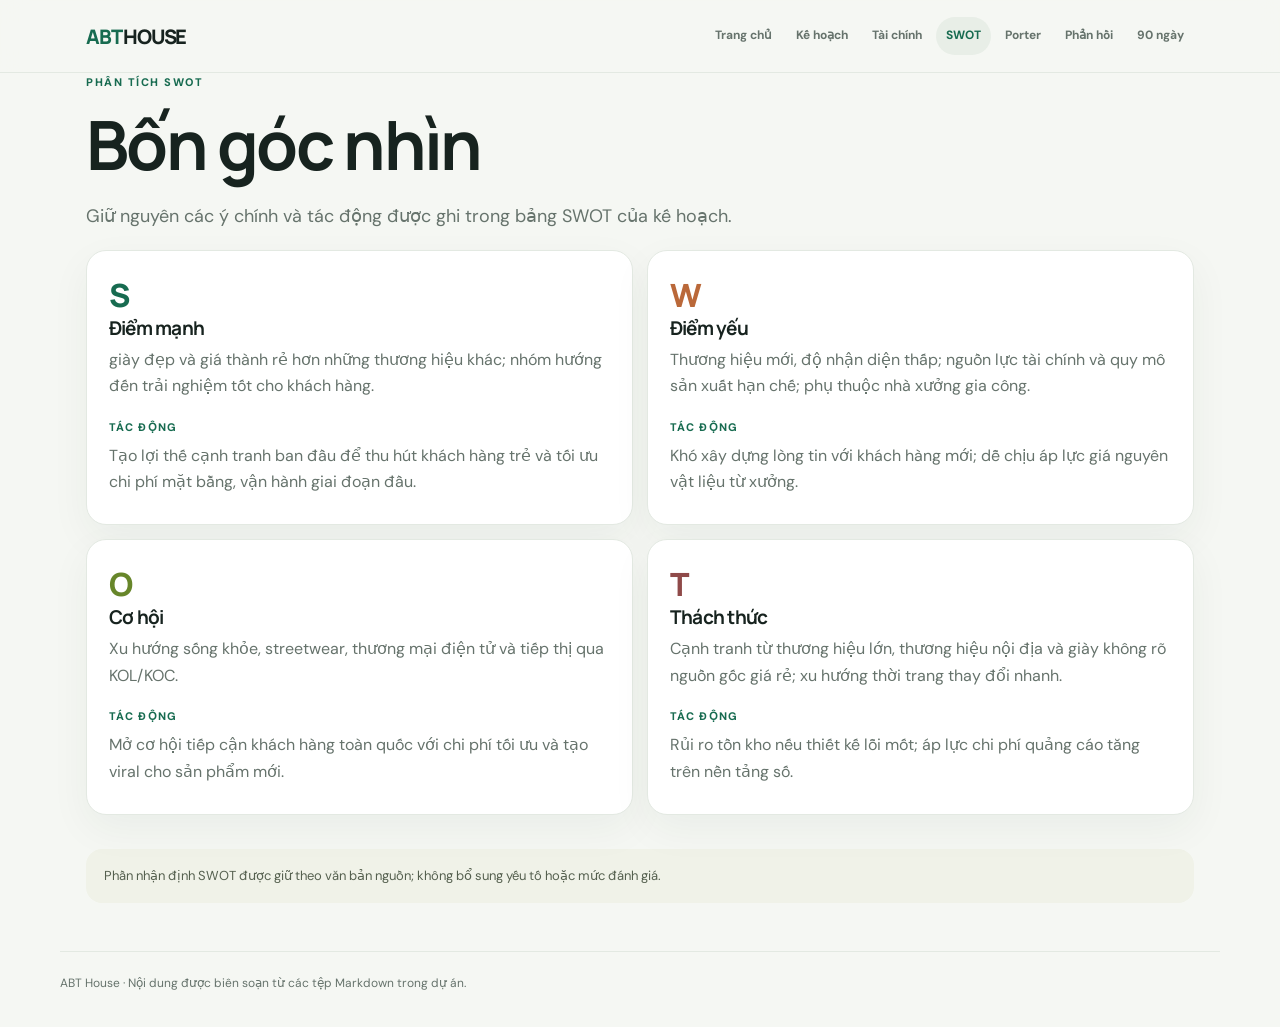
<file: swot.html>
<!doctype html><html lang="vi"><head><meta charset="utf-8"><meta name="viewport" content="width=device-width,initial-scale=1"><meta name="theme-color" content="#f5f7f3"><title>Phân tích SWOT — ABT House</title><link rel="stylesheet" href="style.css"></head><body><header><div class="shell nav"><a class="brand" href="index.html">ABT<span> HOUSE</span></a><nav class="links"><a class="" href="index.html">Trang chủ</a><a class="" href="business-plan.html">Kế hoạch</a><a class="" href="financial-analysis.html">Tài chính</a><a class="active" href="swot.html">SWOT</a><a class="" href="five-forces.html">Porter</a><a class="" href="reflections.html">Phản hồi</a><a class="" href="action-plan.html">90 ngày</a></nav></div></header><main class="shell"><div class="eyebrow">Phân tích SWOT</div><h1>Bốn góc nhìn</h1><p class="lead">Giữ nguyên các ý chính và tác động được ghi trong bảng SWOT của kế hoạch.</p><div class="grid two"><article class="card swot s"><div class="letter">S</div><h3>Điểm mạnh</h3><p>giày đẹp và giá thành rẻ hơn những thương hiệu khác; nhóm hướng đến trải nghiệm tốt cho khách hàng.</p><div class="label" style="margin-top:18px">Tác động</div><p>Tạo lợi thế cạnh tranh ban đầu để thu hút khách hàng trẻ và tối ưu chi phí mặt bằng, vận hành giai đoạn đầu.</p></article><article class="card swot w"><div class="letter">W</div><h3>Điểm yếu</h3><p>Thương hiệu mới, độ nhận diện thấp; nguồn lực tài chính và quy mô sản xuất hạn chế; phụ thuộc nhà xưởng gia công.</p><div class="label" style="margin-top:18px">Tác động</div><p>Khó xây dựng lòng tin với khách hàng mới; dễ chịu áp lực giá nguyên vật liệu từ xưởng.</p></article><article class="card swot o"><div class="letter">O</div><h3>Cơ hội</h3><p>Xu hướng sống khỏe, streetwear, thương mại điện tử và tiếp thị qua KOL/KOC.</p><div class="label" style="margin-top:18px">Tác động</div><p>Mở cơ hội tiếp cận khách hàng toàn quốc với chi phí tối ưu và tạo viral cho sản phẩm mới.</p></article><article class="card swot t"><div class="letter">T</div><h3>Thách thức</h3><p>Cạnh tranh từ thương hiệu lớn, thương hiệu nội địa và giày không rõ nguồn gốc giá rẻ; xu hướng thời trang thay đổi nhanh.</p><div class="label" style="margin-top:18px">Tác động</div><p>Rủi ro tồn kho nếu thiết kế lỗi mốt; áp lực chi phí quảng cáo tăng trên nền tảng số.</p></article></div><div class="section"><div class="notice">Phần nhận định SWOT được giữ theo văn bản nguồn; không bổ sung yếu tố hoặc mức đánh giá.</div></div></main><footer class="shell footer">ABT House · Nội dung được biên soạn từ các tệp Markdown trong dự án.</footer></body></html>
</file>
<file: style.css>
@import url('https://fonts.googleapis.com/css2?family=DM+Sans:wght@400;500;600;700&family=Manrope:wght@500;600;700;800&display=swap');
:root{--ink:#17231f;--muted:#66736c;--paper:#f5f7f3;--card:#fff;--green:#176b50;--lime:#d6f179;--line:#e3e9e2;--orange:#e58c50;--shadow:0 14px 40px #1735210d}*{box-sizing:border-box}body{margin:0;background:var(--paper);color:var(--ink);font-family:'DM Sans',sans-serif;line-height:1.65}a{color:inherit;text-decoration:none}.shell{max-width:1160px;margin:auto;padding:0 26px}header{position:sticky;top:0;z-index:4;background:#f5f7f3ed;backdrop-filter:blur(12px);border-bottom:1px solid var(--line)}.nav{height:72px;display:flex;align-items:center;justify-content:space-between;gap:20px}.brand{font:800 20px Manrope,sans-serif;letter-spacing:-.06em;color:var(--green)}.brand span{color:var(--ink)}.links{display:flex;align-items:center;gap:4px;overflow:auto}.links a{font-size:12px;font-weight:700;color:var(--muted);padding:9px 10px;border-radius:99px;white-space:nowrap}.links a:hover,.links a.active{background:#e8eee7;color:var(--green)}main{padding:42px 0 76px}.eyebrow{text-transform:uppercase;letter-spacing:.14em;font-size:11px;font-weight:800;color:var(--green)}h1,h2,h3{font-family:Manrope,sans-serif;letter-spacing:-.04em;line-height:1.16}h1{font-size:clamp(38px,6vw,68px);margin:14px 0 18px;max-width:800px}h2{font-size:30px;margin:0 0 18px}h3{font-size:19px;margin:0 0 8px}.lead{font-size:18px;color:var(--muted);max-width:760px}.hero{padding:44px 0 36px;display:grid;grid-template-columns:1.3fr .7fr;gap:30px;align-items:center}.hero-panel{background:var(--green);color:white;border-radius:28px;padding:32px;min-height:280px;display:flex;flex-direction:column;justify-content:space-between;box-shadow:var(--shadow)}.hero-panel .tag{color:var(--lime);font-size:11px;font-weight:800;letter-spacing:.1em}.hero-panel p{font:700 26px Manrope;margin:22px 0}.hero-panel small{color:#d4e5db}.actions{display:flex;gap:10px;flex-wrap:wrap;margin-top:24px}.btn{display:inline-flex;border-radius:99px;background:var(--green);color:white;padding:11px 17px;font-size:13px;font-weight:700}.btn.alt{background:#e7efe8;color:var(--green)}.section{margin:34px 0 48px}.section-head{display:flex;align-items:end;justify-content:space-between;gap:20px;margin-bottom:18px}.section-head p{margin:0;color:var(--muted);max-width:570px}.grid{display:grid;grid-template-columns:repeat(3,1fr);gap:14px}.grid.two{grid-template-columns:repeat(2,1fr)}.card{background:var(--card);border:1px solid var(--line);border-radius:20px;padding:22px;box-shadow:var(--shadow)}.card p{color:var(--muted);margin:7px 0}.card .label{font-size:11px;text-transform:uppercase;letter-spacing:.1em;color:var(--green);font-weight:800}.metric{font:800 28px Manrope;letter-spacing:-.04em;margin:8px 0}.metric small{font:600 12px 'DM Sans';color:var(--muted)}.pill{display:inline-block;padding:5px 10px;border-radius:99px;background:#edf4e7;color:var(--green);font-size:11px;font-weight:800}.pill.high{background:#fff0e4;color:#a84e1e}.pill.mid{background:#fff7da;color:#83651a}.porter-card{position:relative;overflow:hidden;padding-top:27px}.porter-card:before{content:'';position:absolute;inset:0 auto 0 0;width:5px;background:var(--tone,var(--green))}.porter-card .number{font:800 12px Manrope;color:var(--tone,var(--green));margin-bottom:13px}.porter-card .level{margin:12px 0}.swot .letter{font:800 32px Manrope;color:var(--green)}.swot.w .letter{color:#ba6839}.swot.o .letter{color:#67862a}.swot.t .letter{color:#8f4a49}.list{padding-left:19px;color:var(--muted)}.list li{margin:8px 0}.bars{display:grid;gap:14px;margin:16px 0}.bar-row{display:grid;grid-template-columns:160px 1fr auto;gap:12px;align-items:center;font-size:13px}.track{height:11px;background:#edf1eb;border-radius:99px;overflow:hidden}.fill{height:100%;background:var(--green);border-radius:inherit}.timeline{display:grid;grid-template-columns:repeat(3,1fr);gap:12px;position:relative}.phase{border-top:3px solid var(--green);padding-top:15px}.phase .step{font:800 12px Manrope;color:var(--green)}.muted{color:var(--muted)}.quote{font:700 18px Manrope;line-height:1.45}.notice{background:#f0f2e8;border-radius:16px;padding:16px 18px;color:#55604f;font-size:13px}.article{max-width:800px}.article p{white-space:pre-line;color:#46534c}.article h2{font-size:23px;margin-top:32px}.footer{border-top:1px solid var(--line);padding:22px 0 34px;color:var(--muted);font-size:12px}.source{font-size:12px;color:var(--muted)}
@media(max-width:800px){.nav{height:auto;min-height:66px;align-items:flex-start;flex-direction:column;padding-top:12px;padding-bottom:10px}.links{width:100%}.hero{grid-template-columns:1fr;padding-top:28px}.grid{grid-template-columns:repeat(2,1fr)}}@media(max-width:560px){.shell{padding:0 17px}main{padding-top:25px}.grid,.grid.two,.timeline{grid-template-columns:1fr}.section-head{display:block}.bar-row{grid-template-columns:110px 1fr auto;gap:8px;font-size:11px}.card{padding:18px}.hero-panel{min-height:220px}}
</file>
